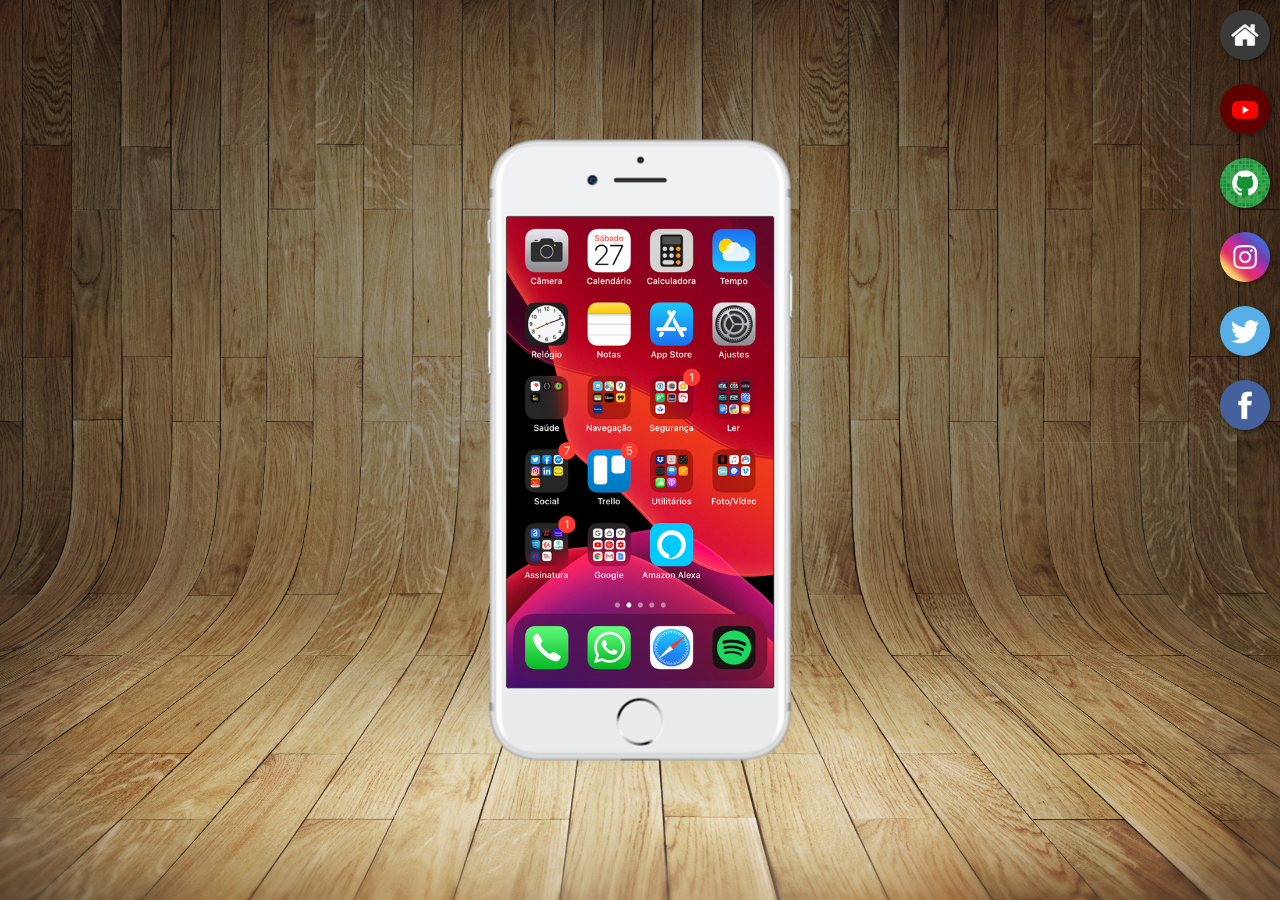
<file: index.html>
<!DOCTYPE html>
<html lang="pt-br">
<head>
    <meta charset="UTF-8">
    <meta name="viewport" content="width=device-width, initial-scale=1.0">

    <link rel="shortcut icon" href="favicon.ico" type="image/x-icon">

    <link rel="stylesheet" href="styles/style.css">
    <title>Projeto Redes Sociais</title>
</head>
<body>
    <section id="telefone">
        <iframe src="home.html" name="tela" id="tela" frameborder="0">
            Seu navegador não é compatível com isso.
        </iframe>
    </section>
    <section id="redes-sociais">
        <a href="home.html" target="tela"><img src="imagens/logo-home.jpg" alt="home"></a><br>
        <a href="youtube.html" target="tela"><img src="imagens/logo-youtube.jpg" alt="YouTube"></a><br>
        <a href="github.html" target="tela"><img src="imagens/logo-github.jpg" alt="GitHub"></a><br>
        <a href="instagram.html" target="tela"><img src="imagens/logo-instagram.jpg" alt="Instagram"></a><br>
        <a href="twitter.html" target="tela"><img src="imagens/logo-twitter.jpg" alt="Twitter"></a><br>
        <a href="facebook.html" target="tela"><img src="imagens/logo-facebook.jpg" alt="Facebook"></a>
    </section>
</body>
</html>
</file>
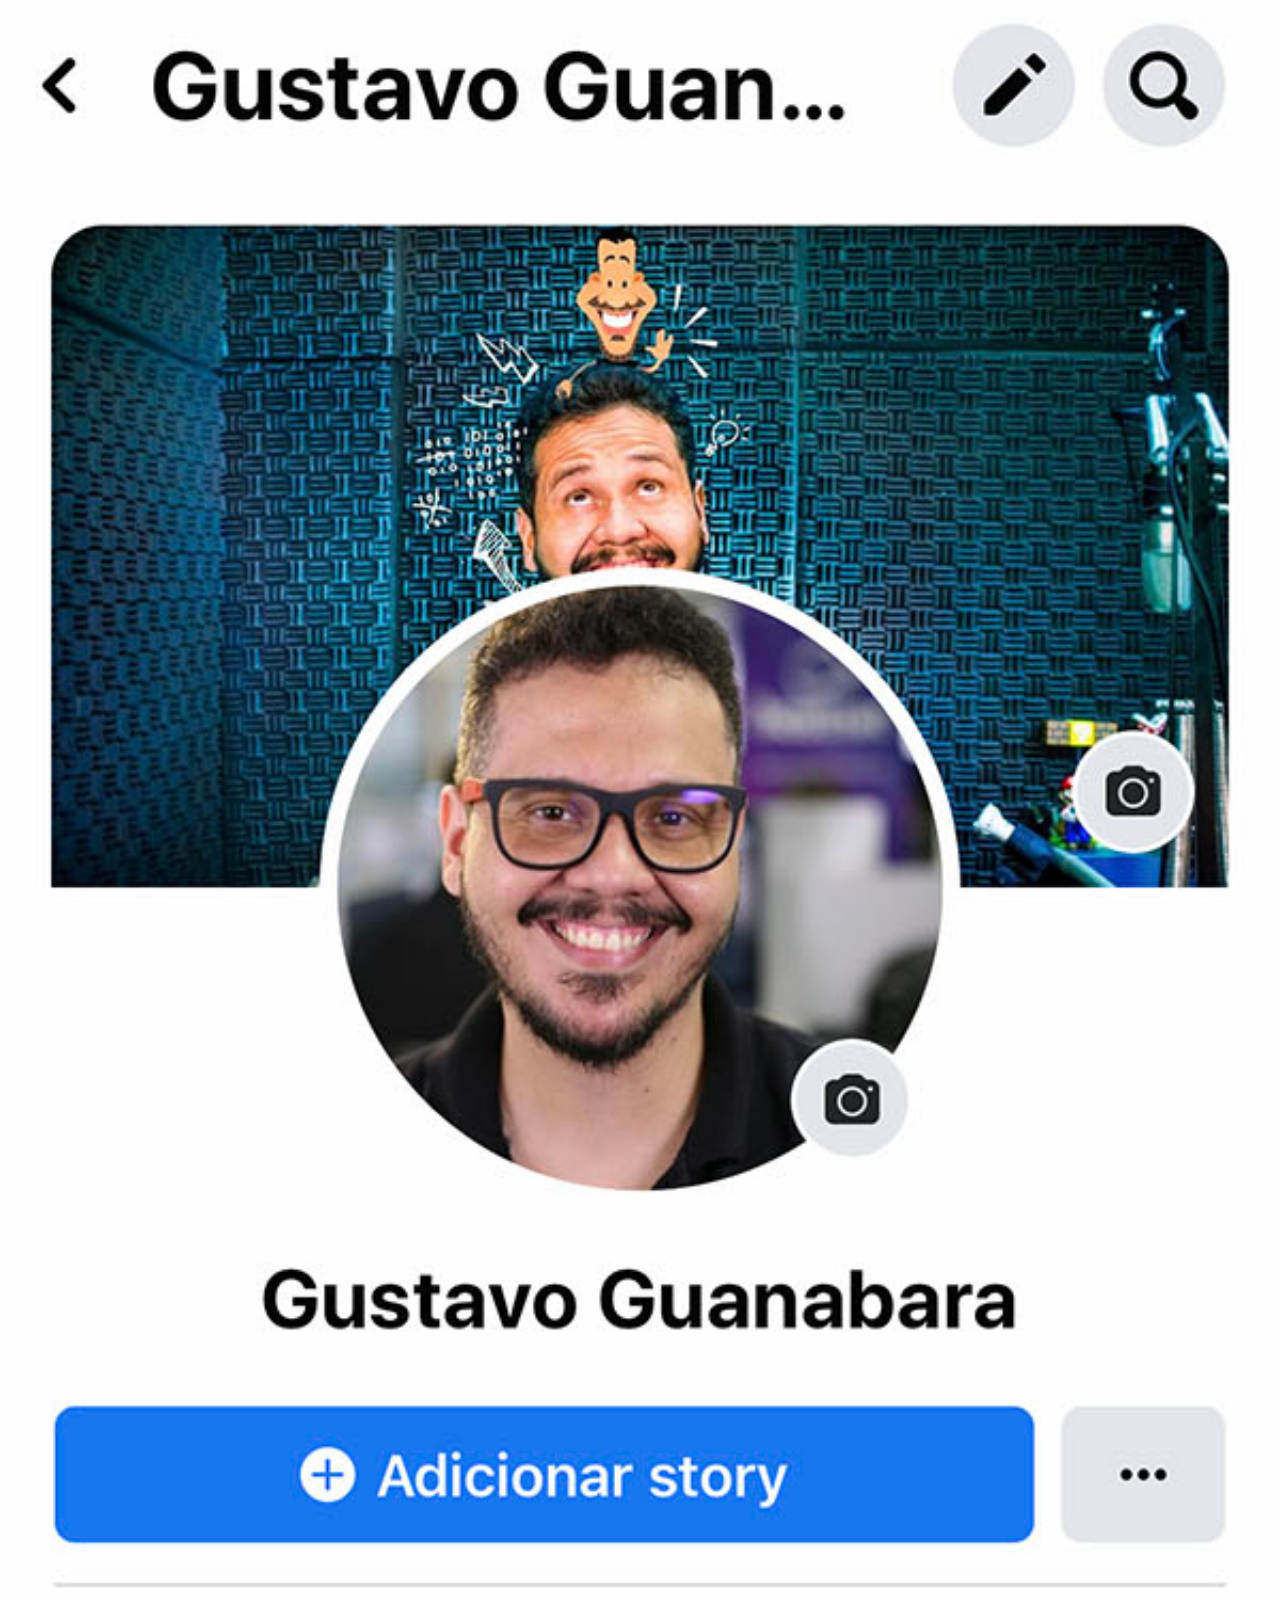
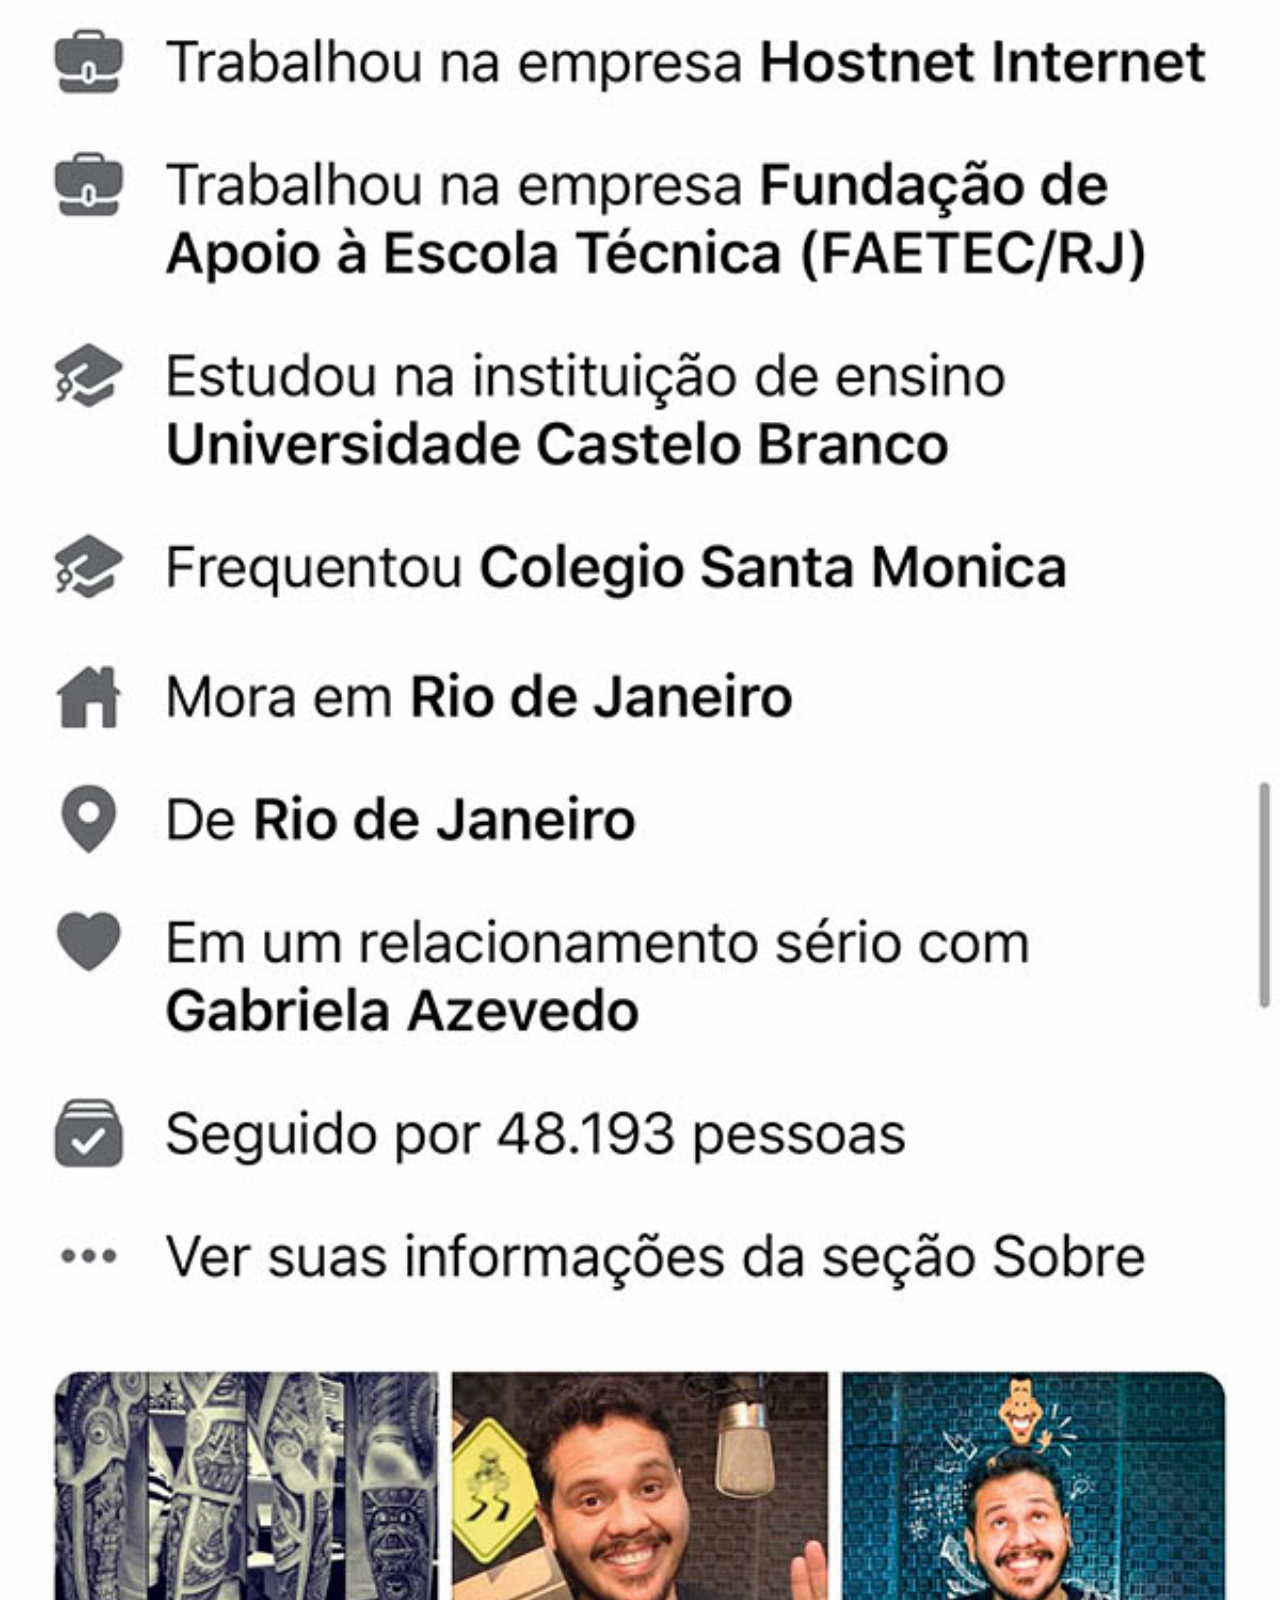
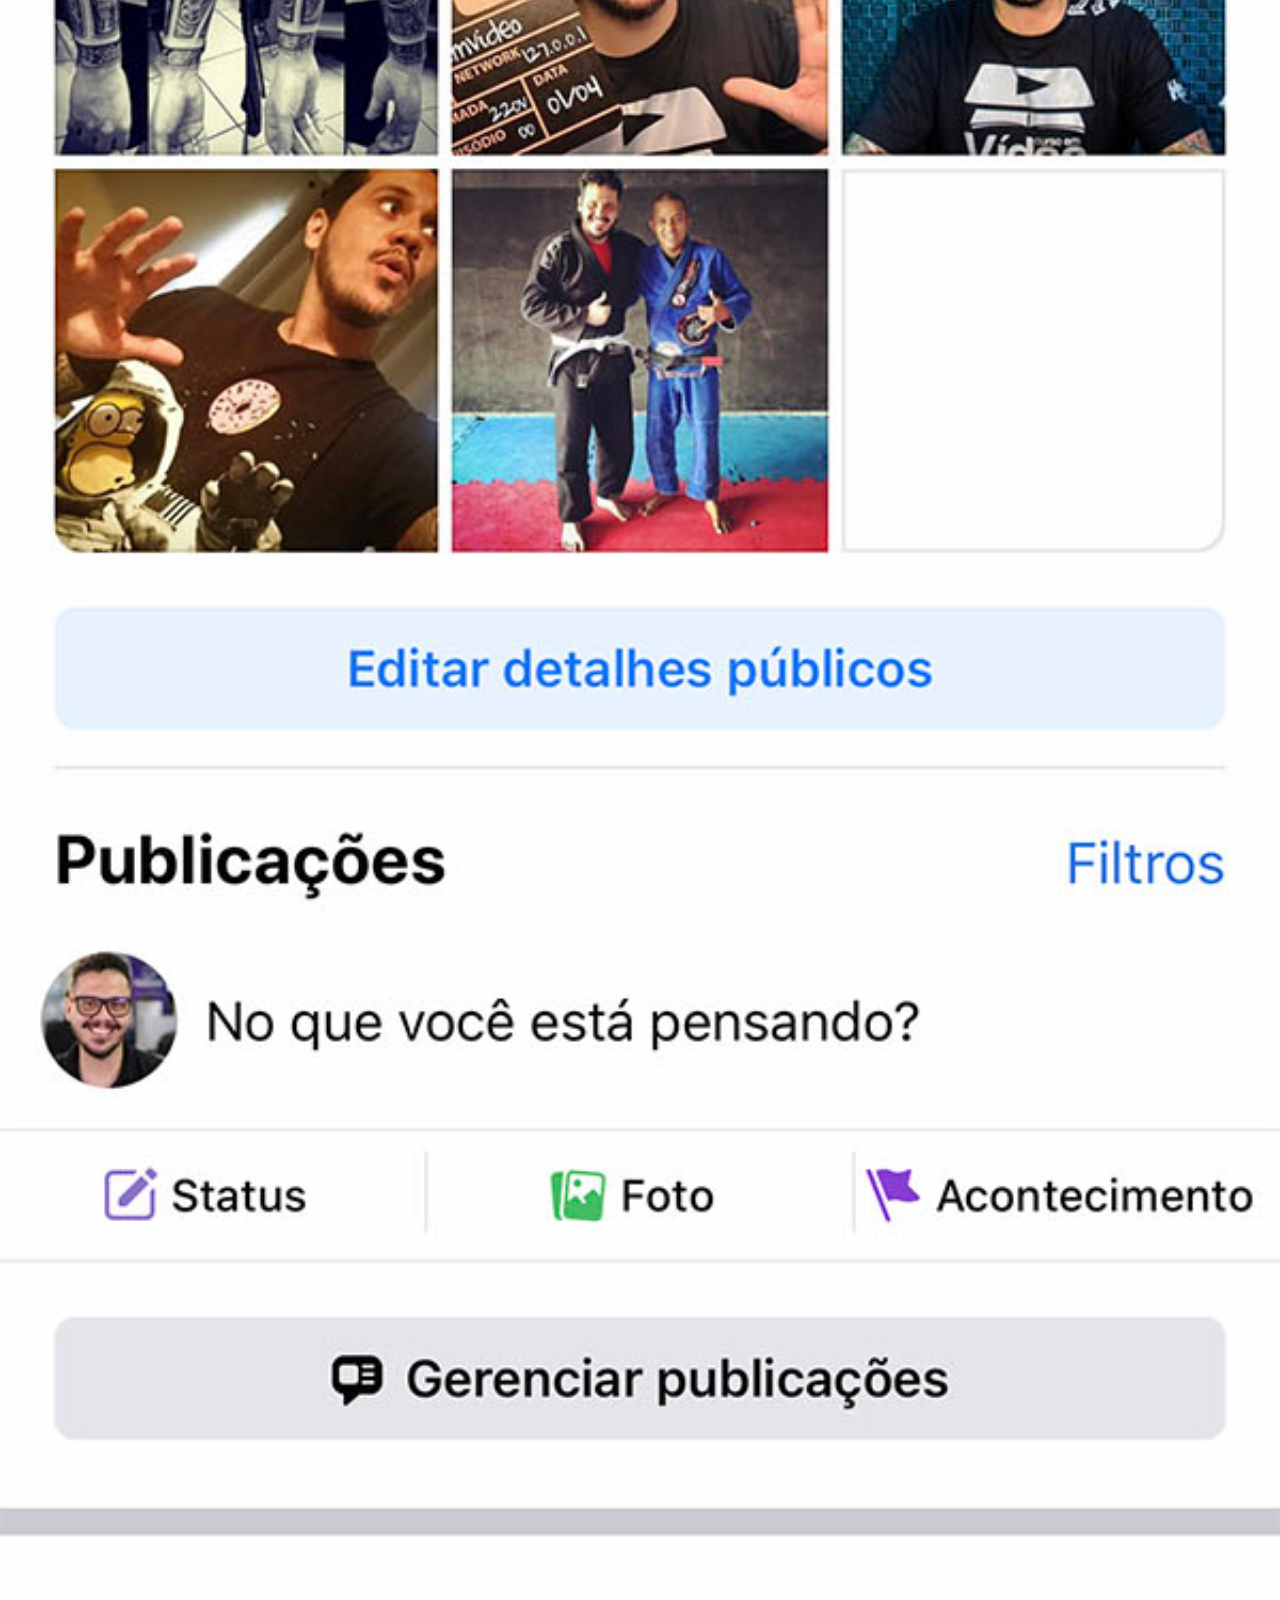
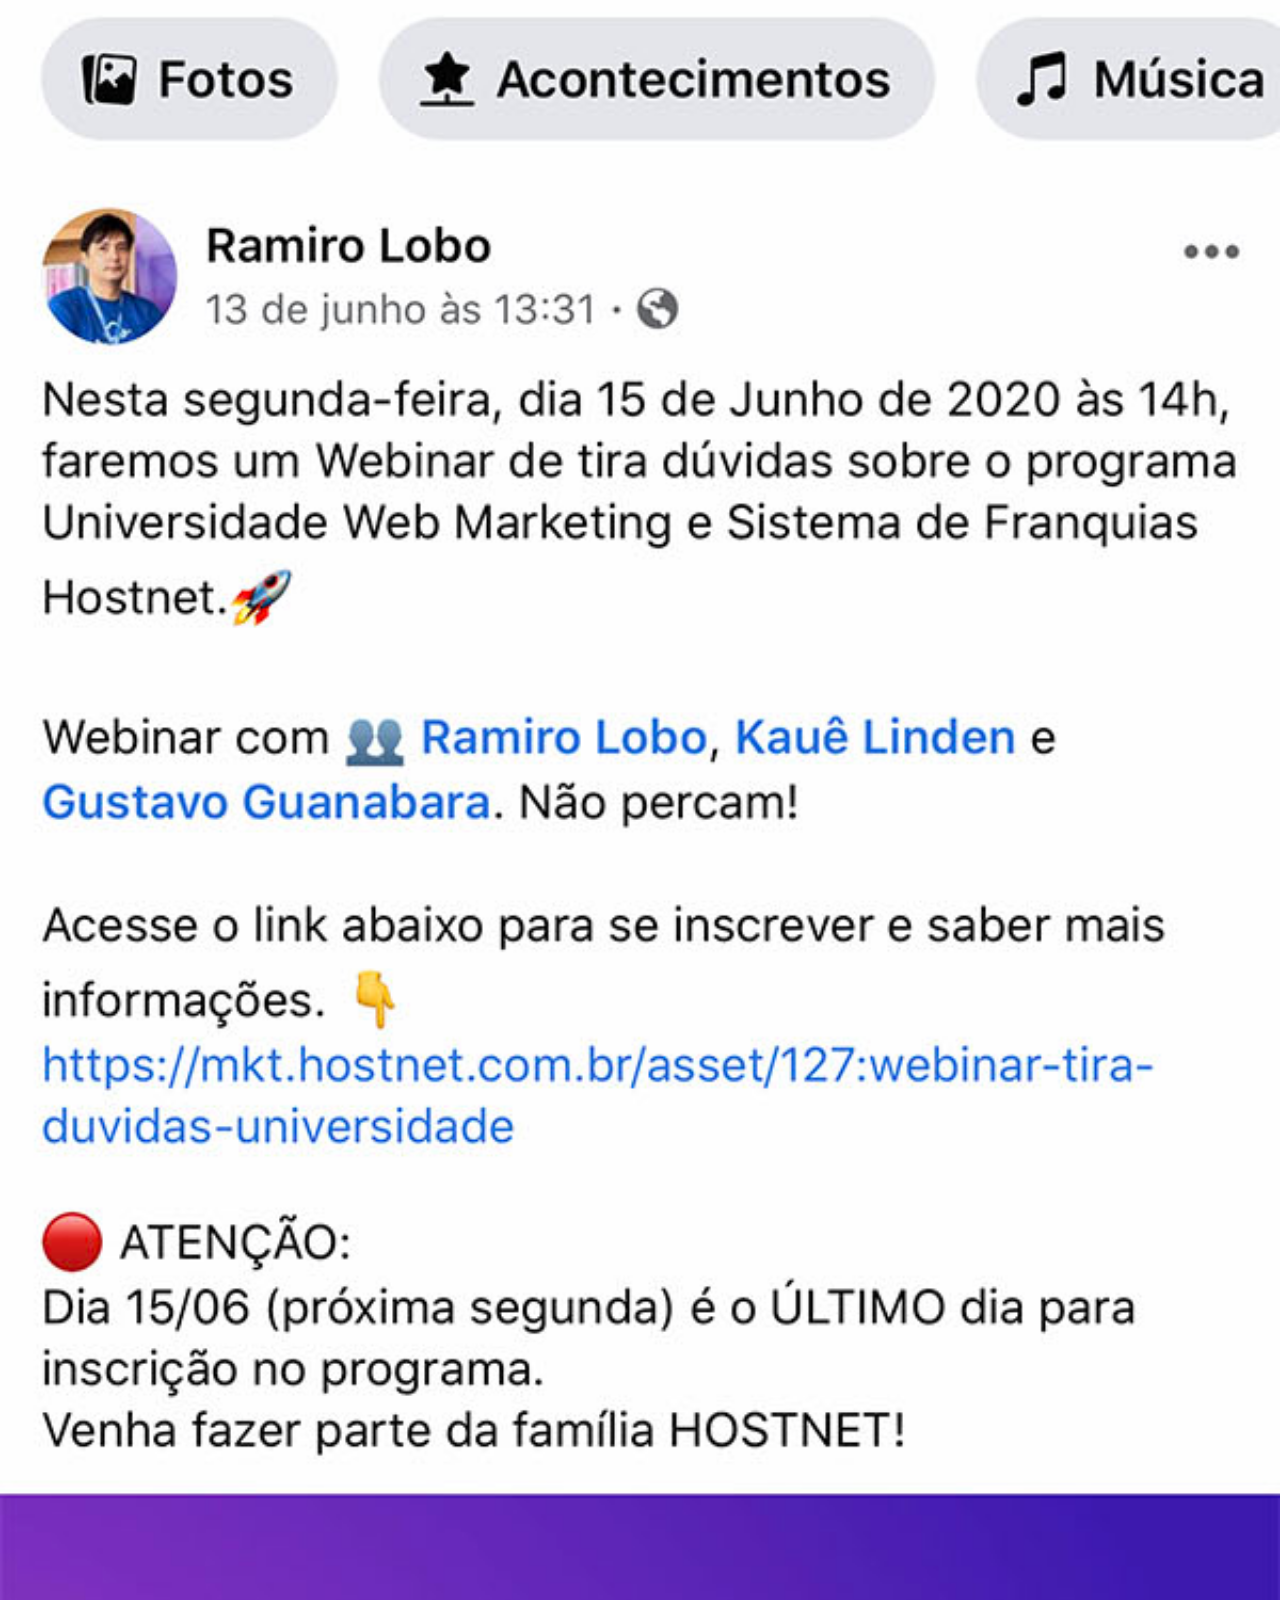
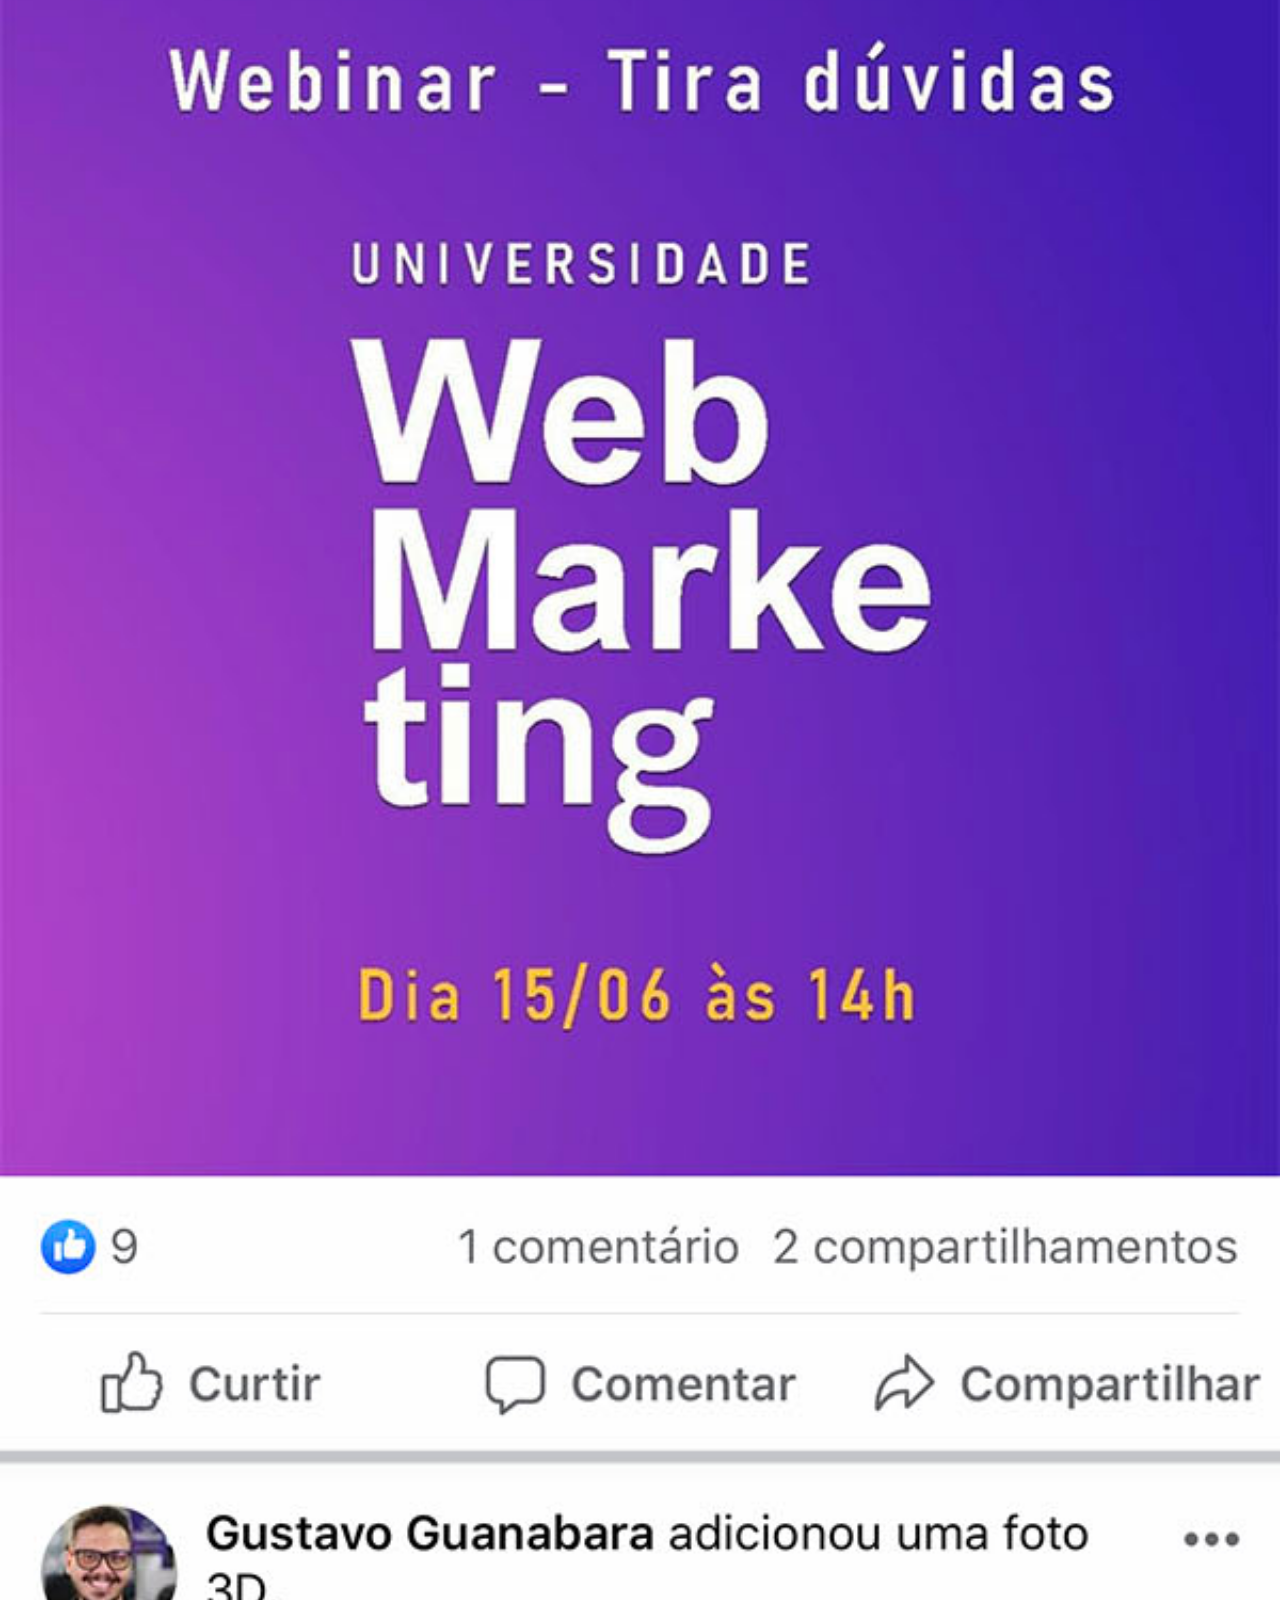
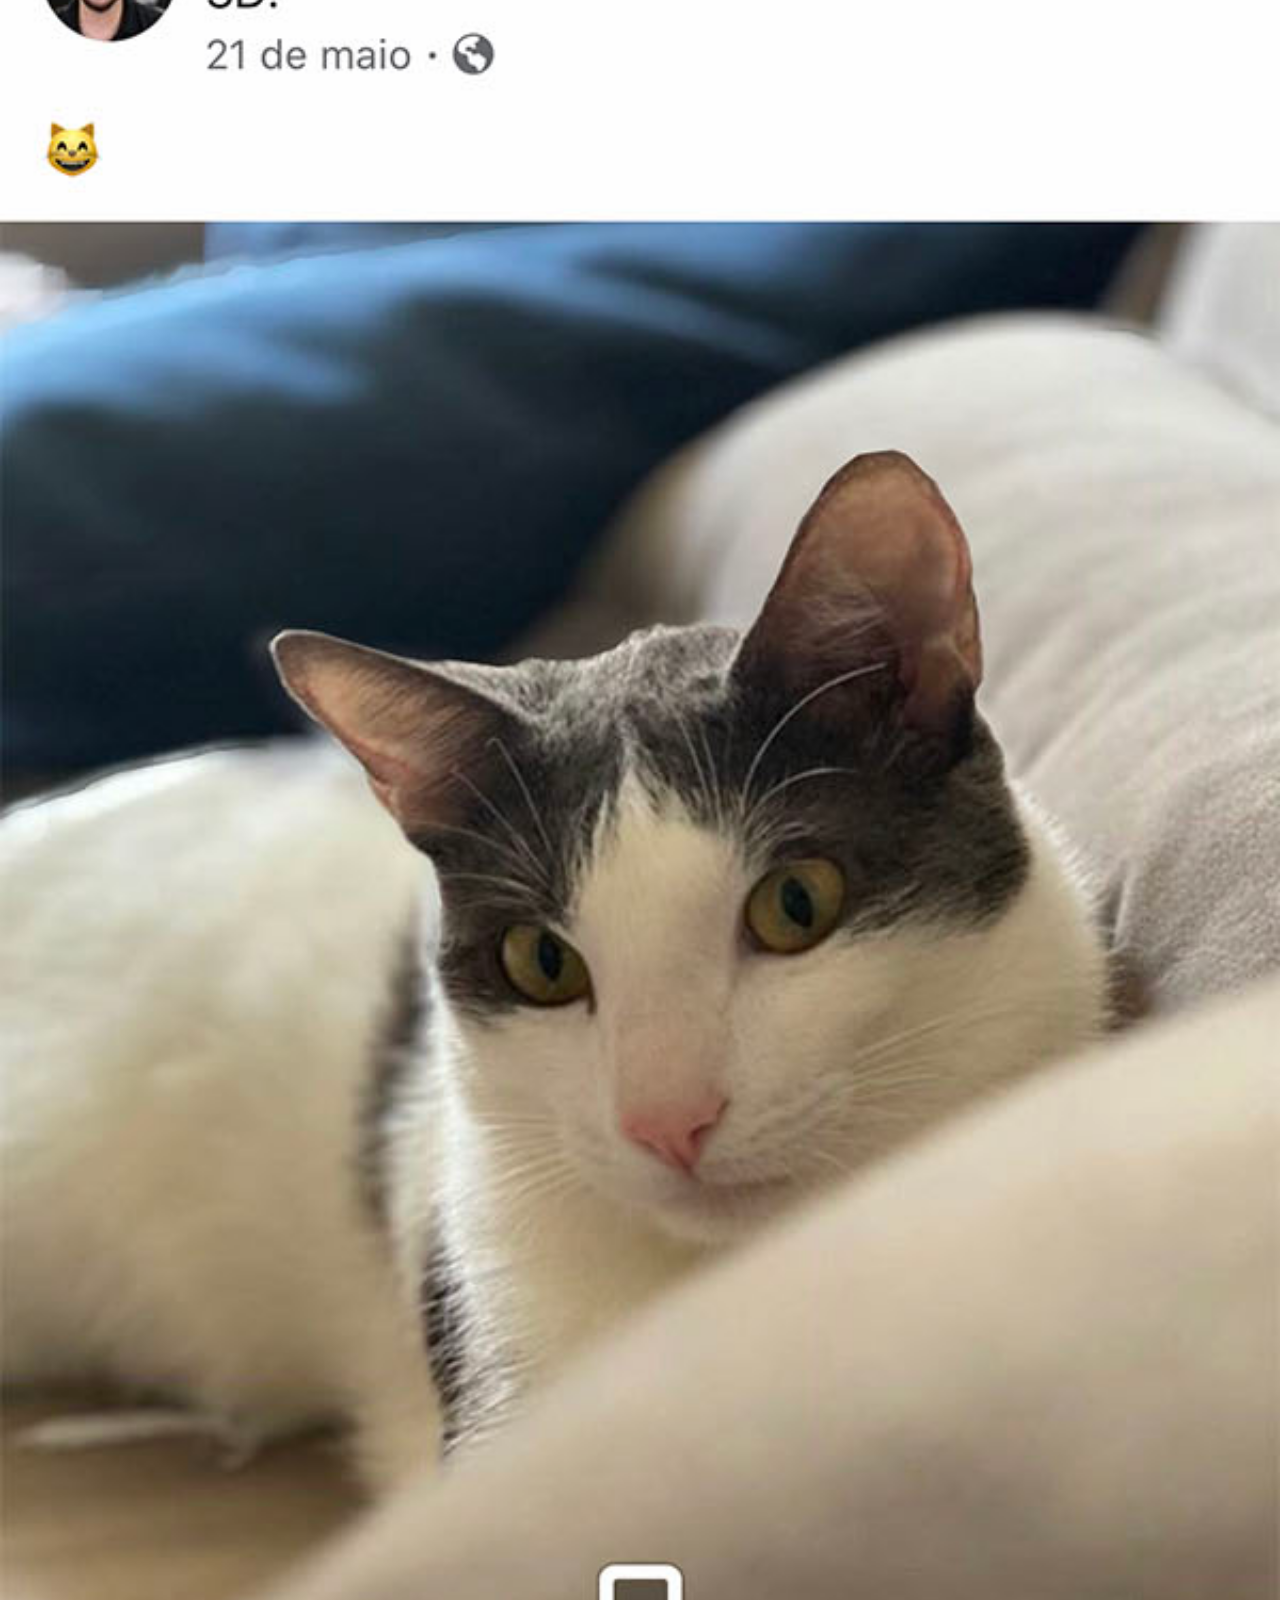
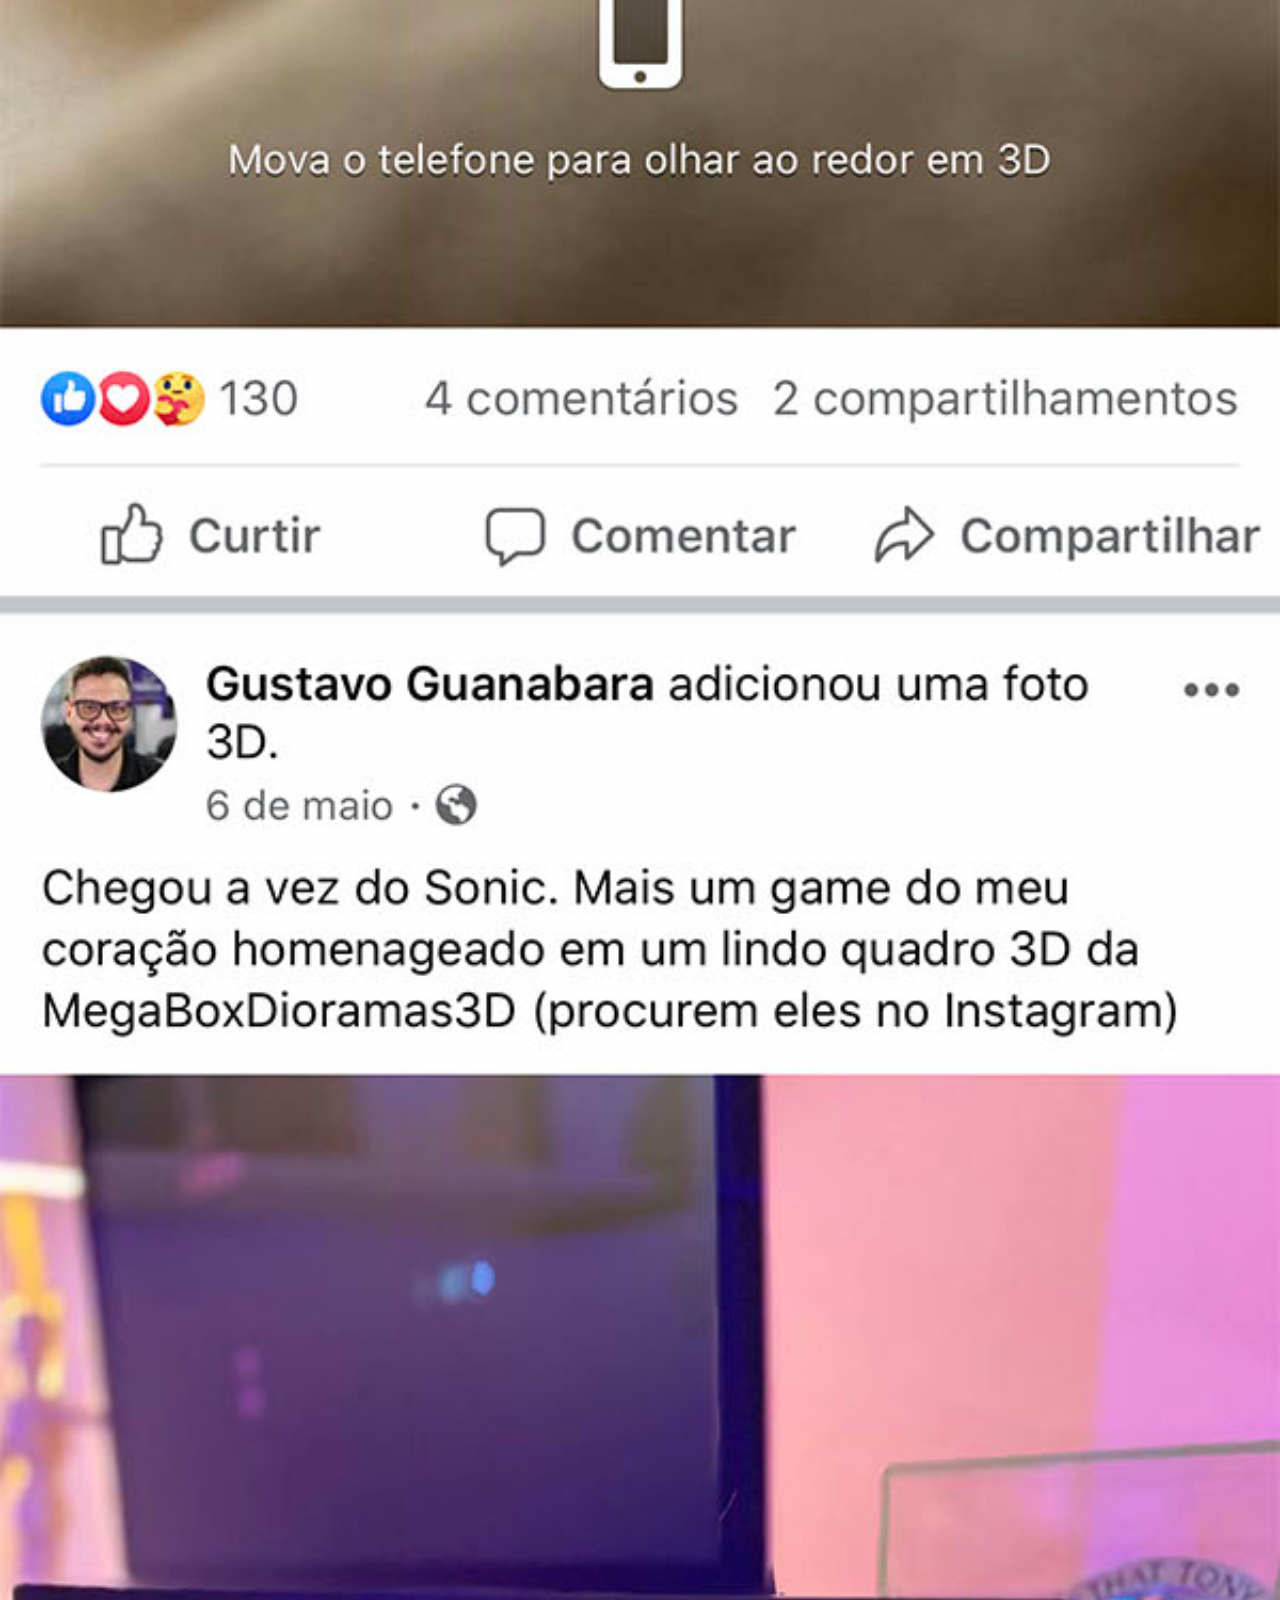
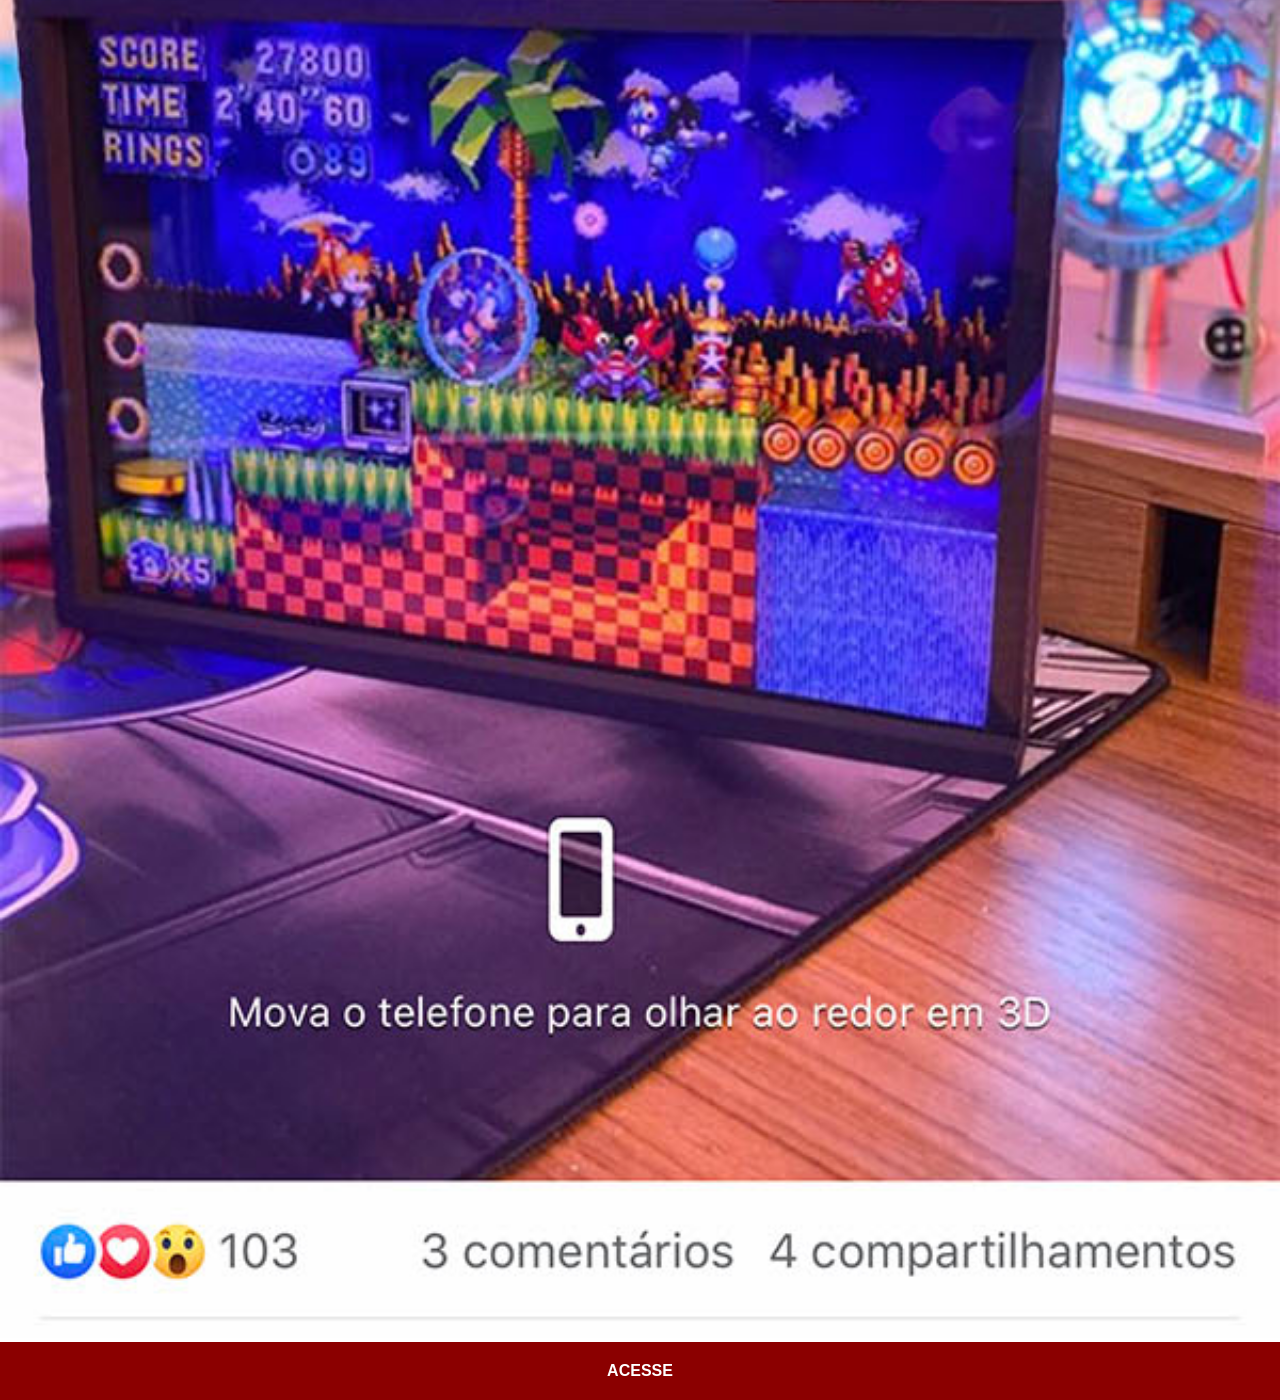
<file: facebook.html>
<!DOCTYPE html>
<html lang="pt-br">
<head>
    <meta charset="UTF-8">
    <meta name="viewport" content="width=device-width, initial-scale=1.0">
    <title>Facebook</title>
    <link rel="stylesheet" href="styles/socials.css">
</head>
<body>
    <img src="imagens/tela-facebook.jpg" alt="Facebook">
    <a href="https://www.facebook.com/gustavoguanabara" target="_blank">ACESSE</a>
</body>
</html>
</file>
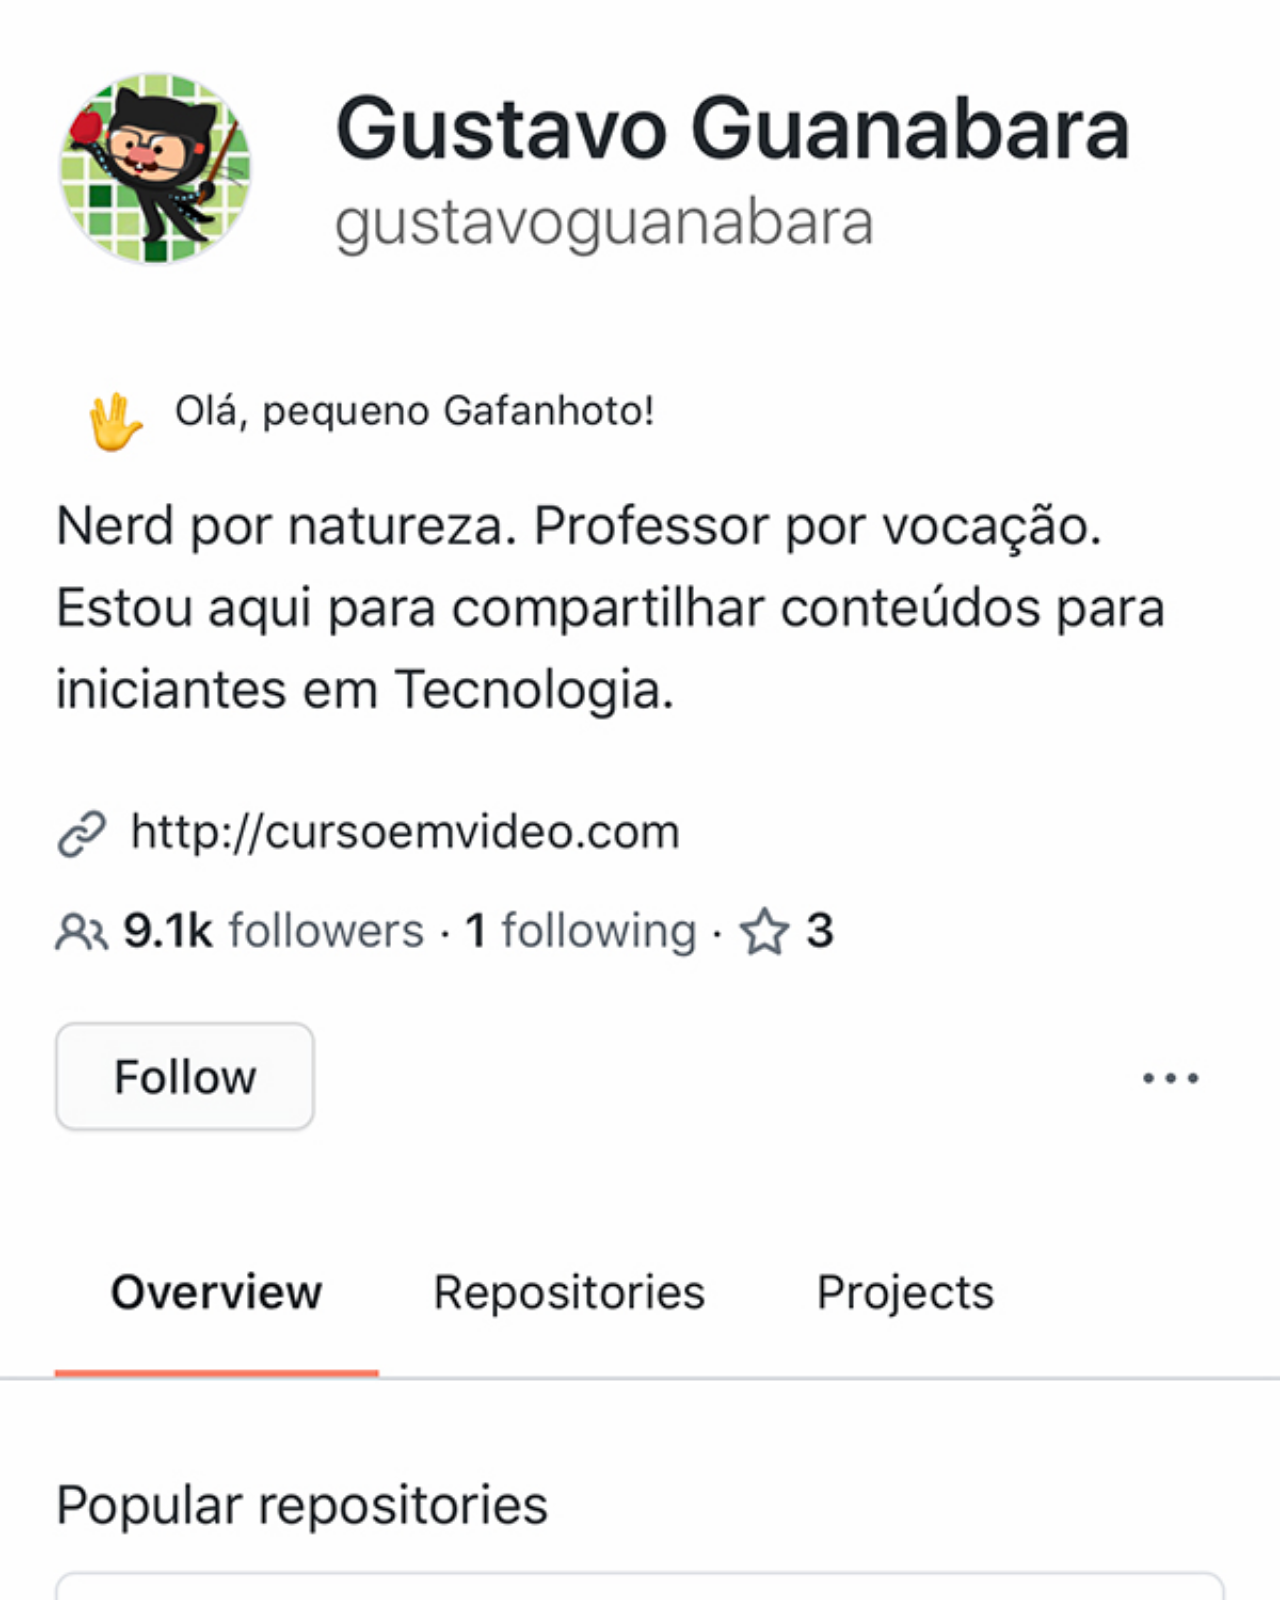
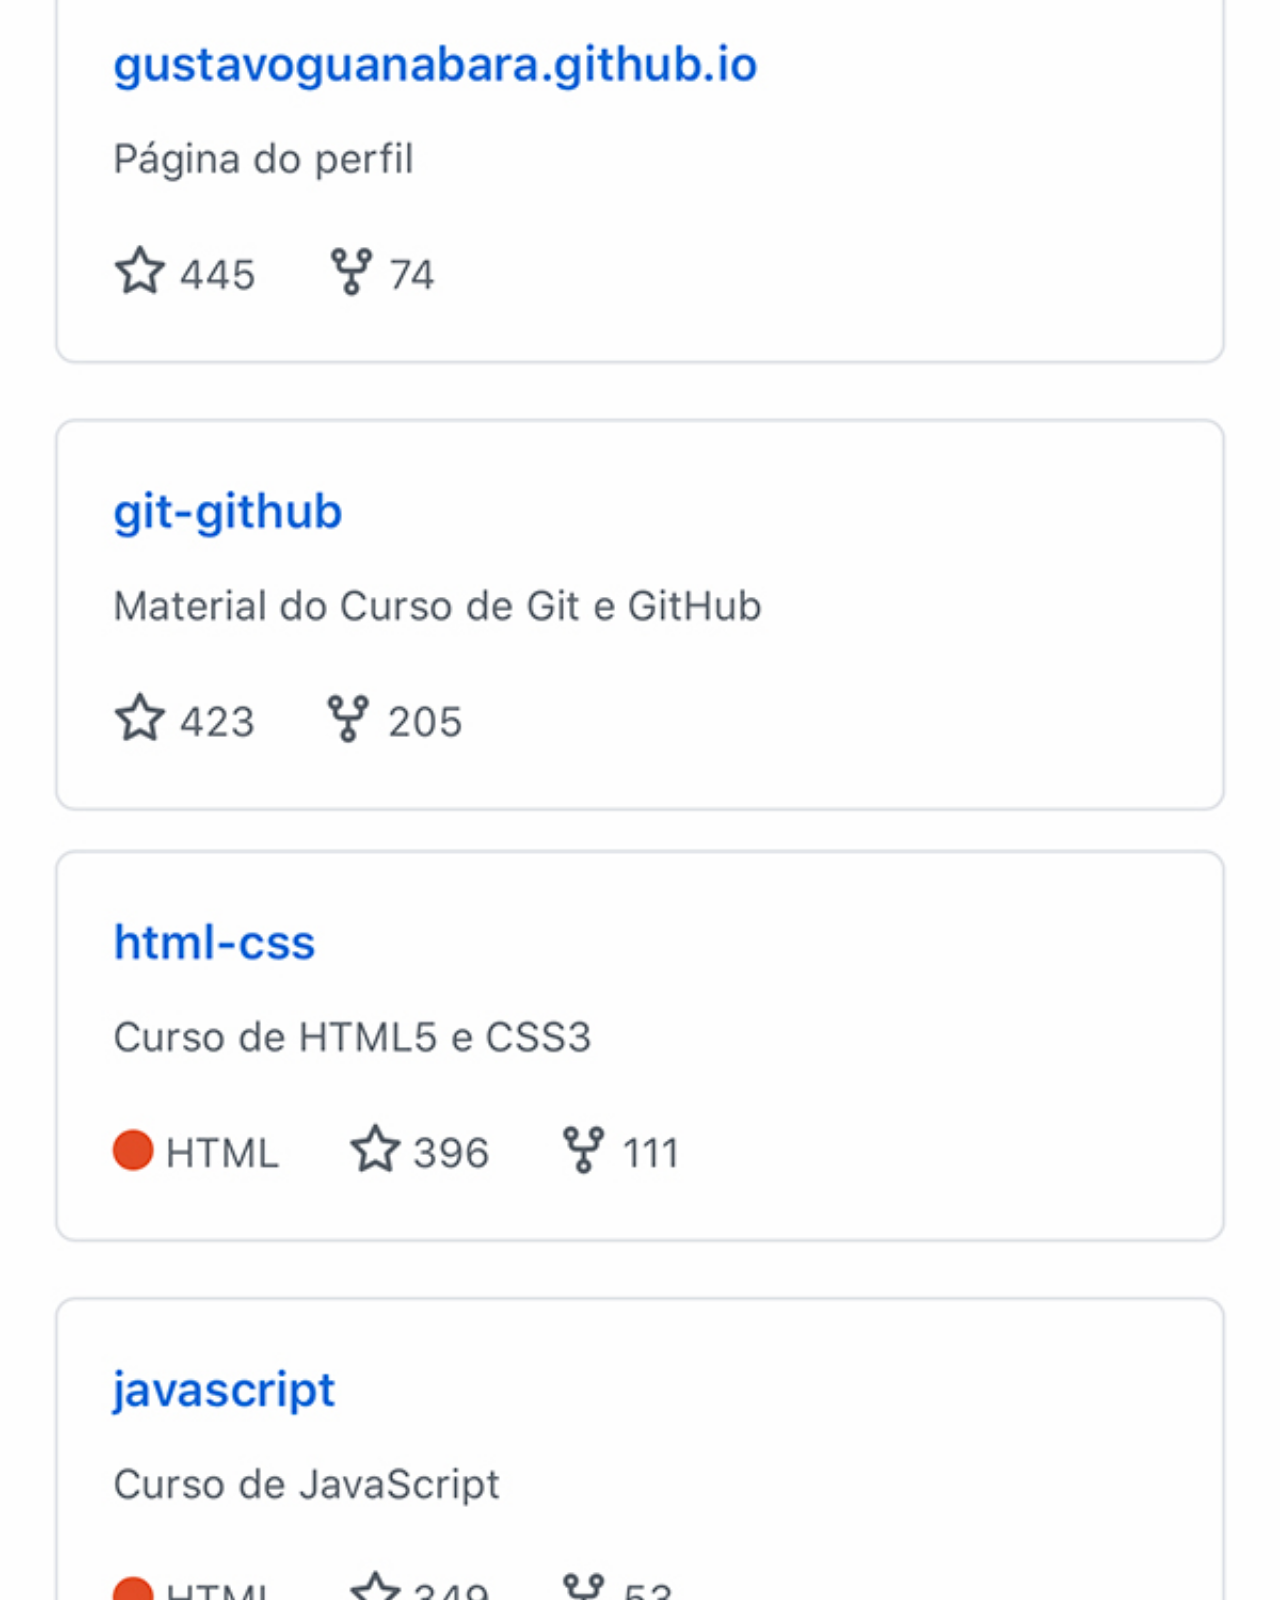
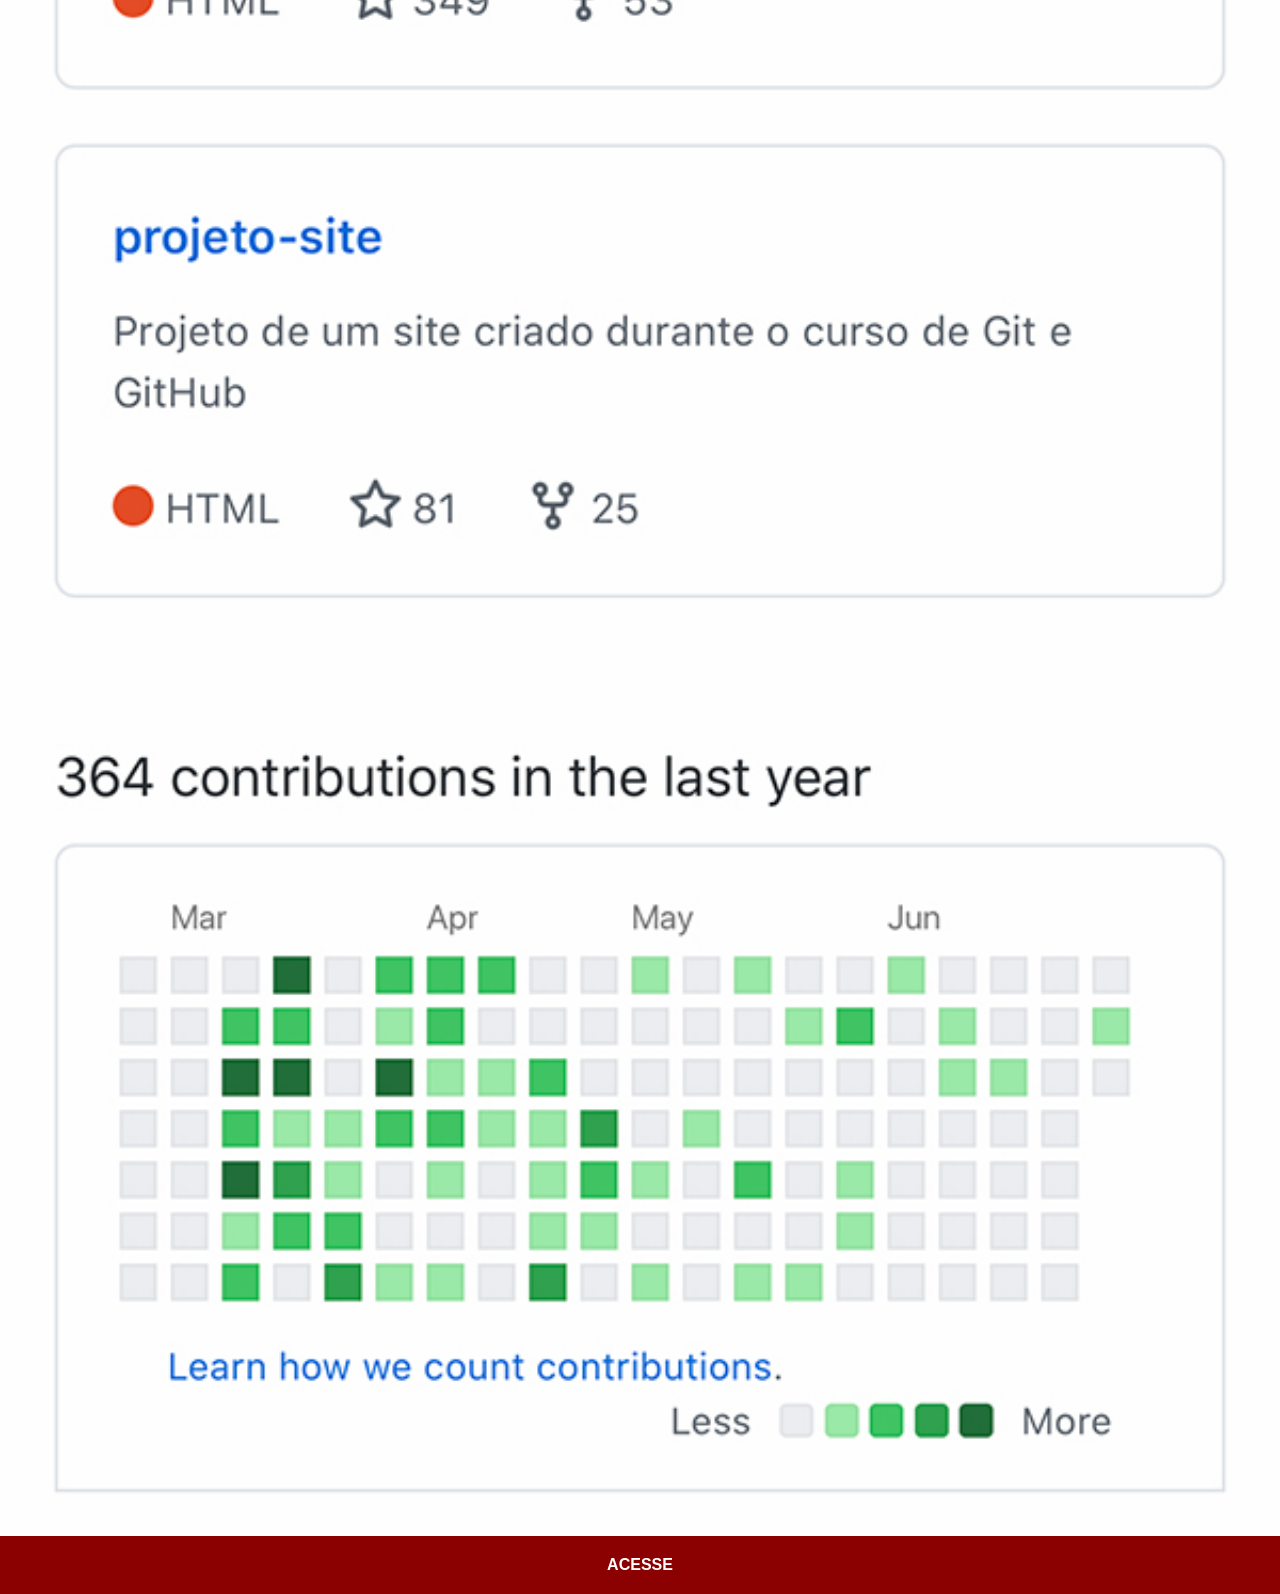
<file: github.html>
<!DOCTYPE html>
<html lang="pt-br">
<head>
    <meta charset="UTF-8">
    <meta name="viewport" content="width=device-width, initial-scale=1.0">
    <title>GitHub</title>
    <link rel="stylesheet" href="styles/socials.css">
</head>
<body>
    <img src="imagens/tela-github.jpg" alt="GitHub">
    <a href="https://github.com/gustavoguanabara" target="_blank">ACESSE</a>
</body>
</html>
</file>
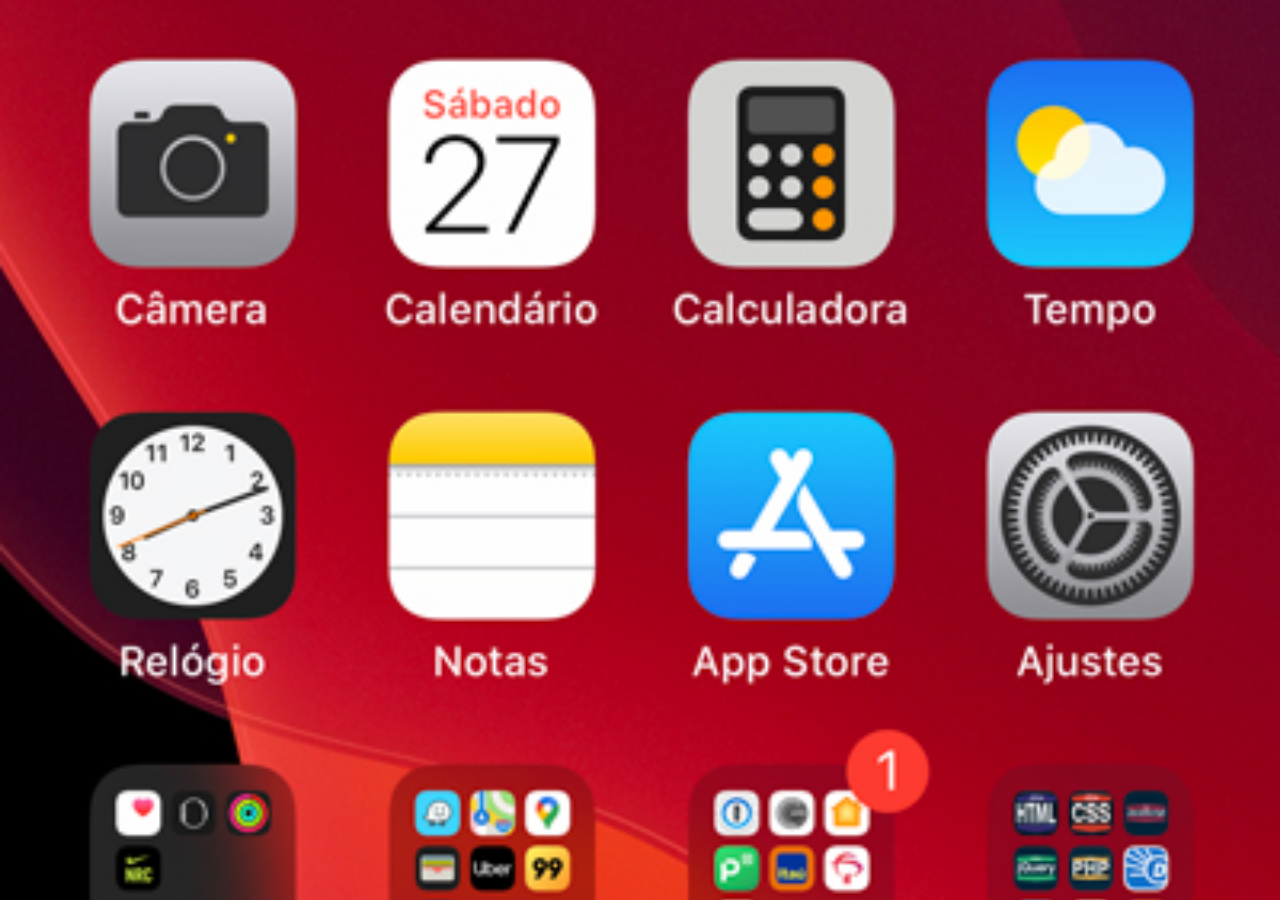
<file: home.html>
<!DOCTYPE html>
<html lang="pt-br">
<head>
    <meta charset="UTF-8">
    <meta name="viewport" content="width=device-width, initial-scale=1.0">
    <title>Home</title>

    <style>
        * {
            margin: 0;
            padding: 0;
        }

        body {
            width: 100vw;
            height: 100vh;
            background: black url('imagens/tela-home.jpg') no-repeat top center;
            background-size: cover;
        }
    </style>
</head>
<body>
    
</body>
</html>
</file>
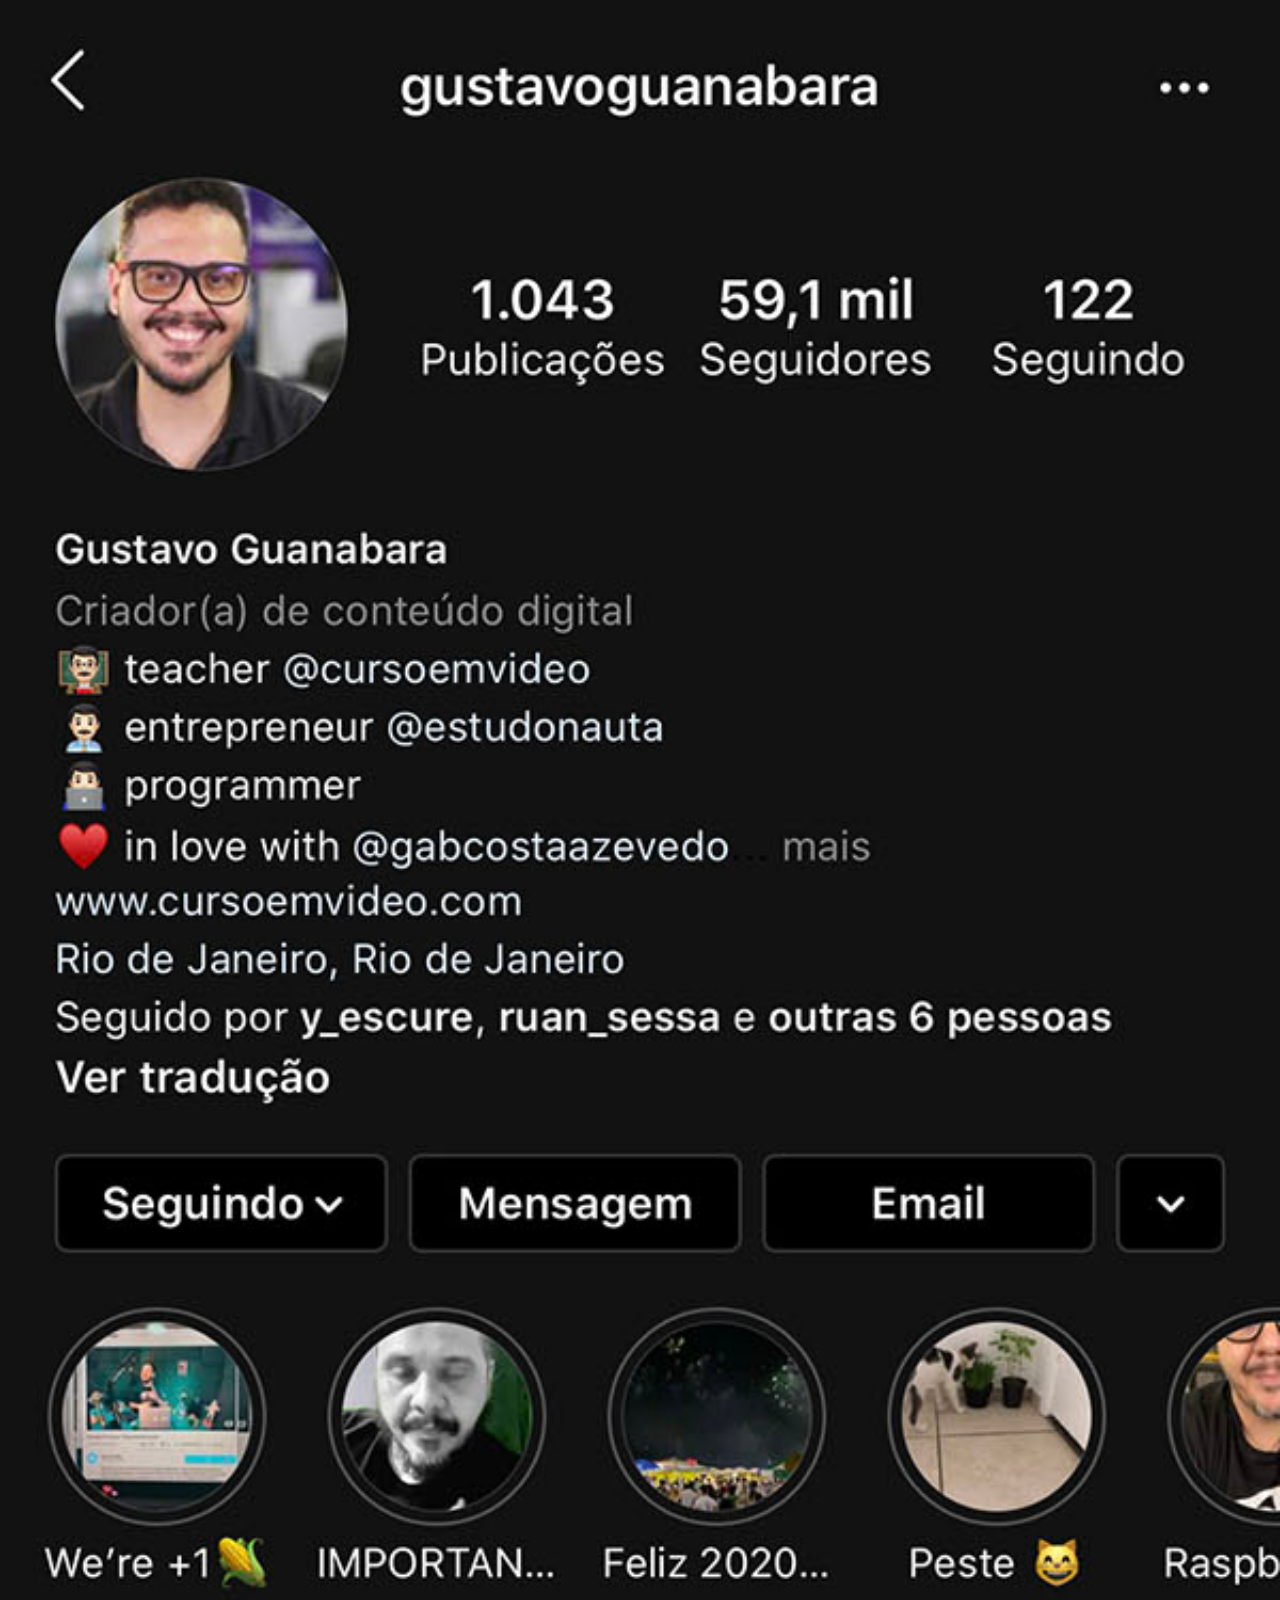
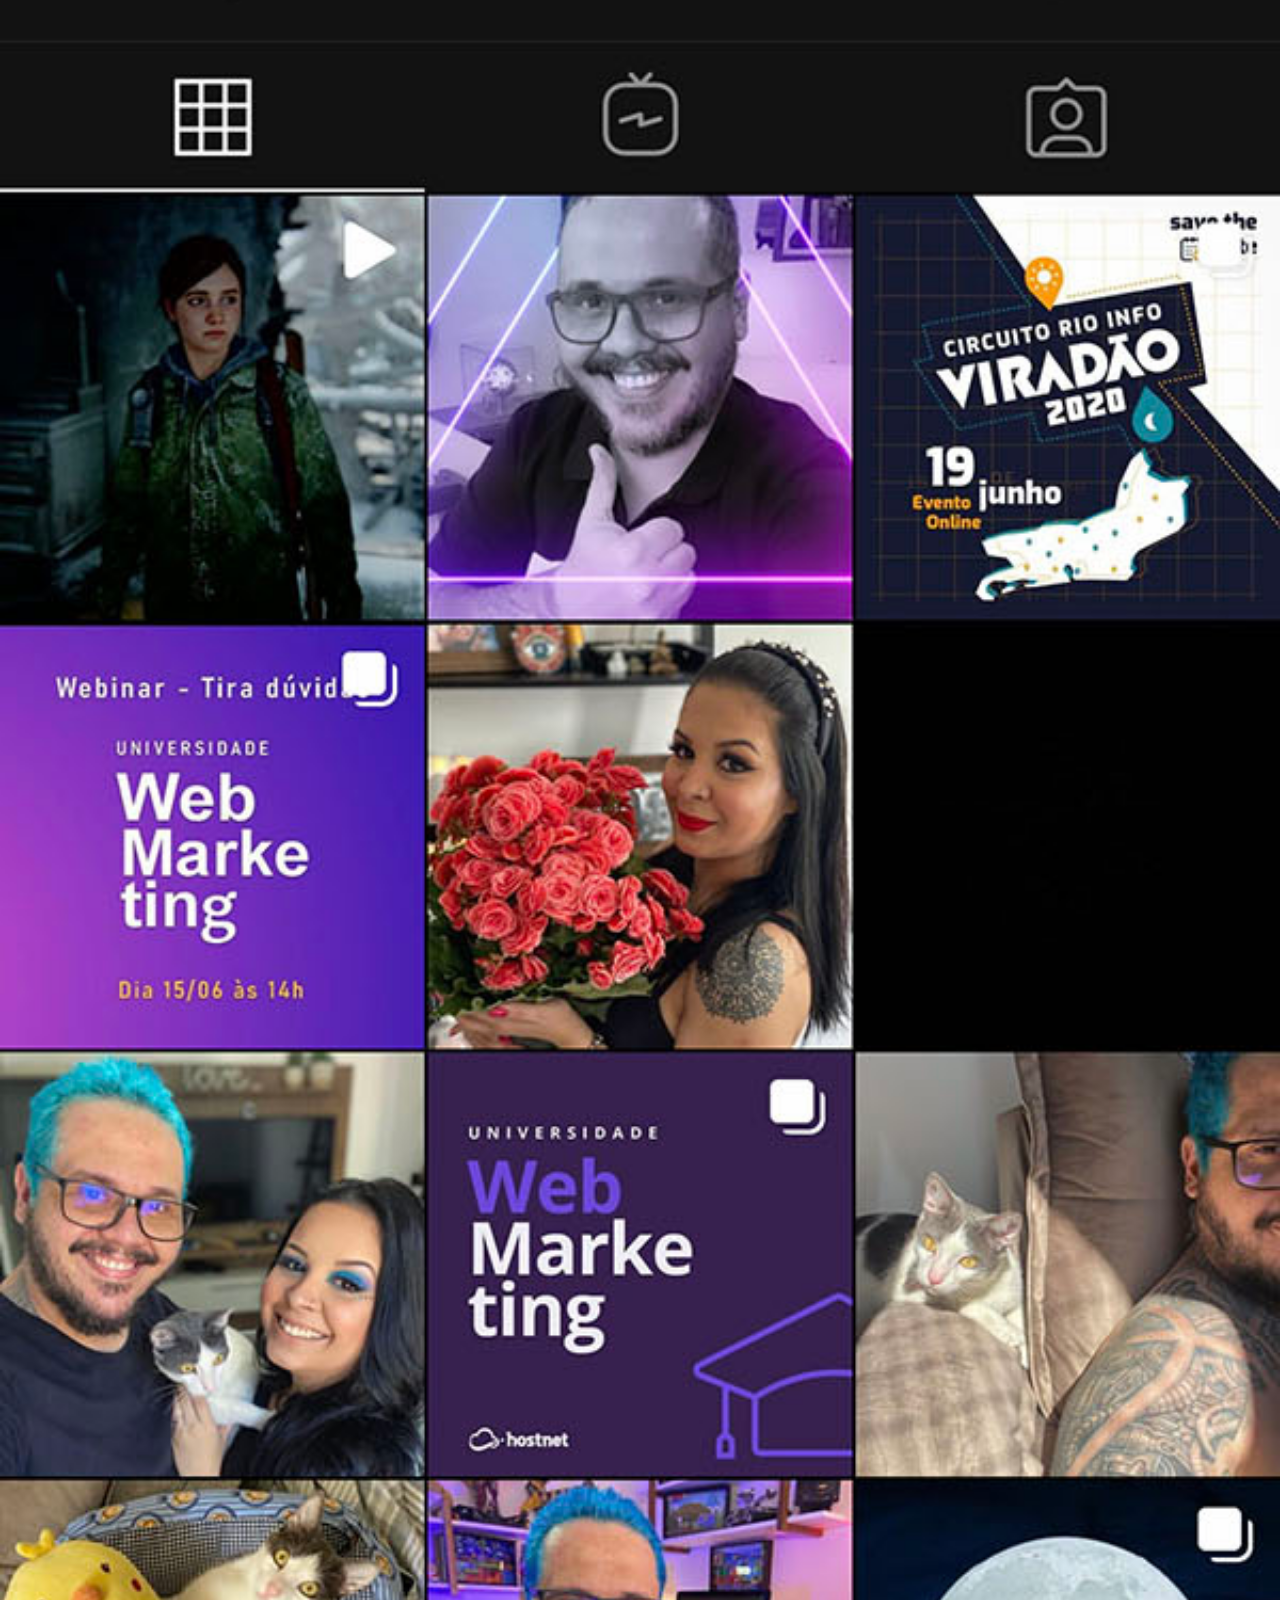
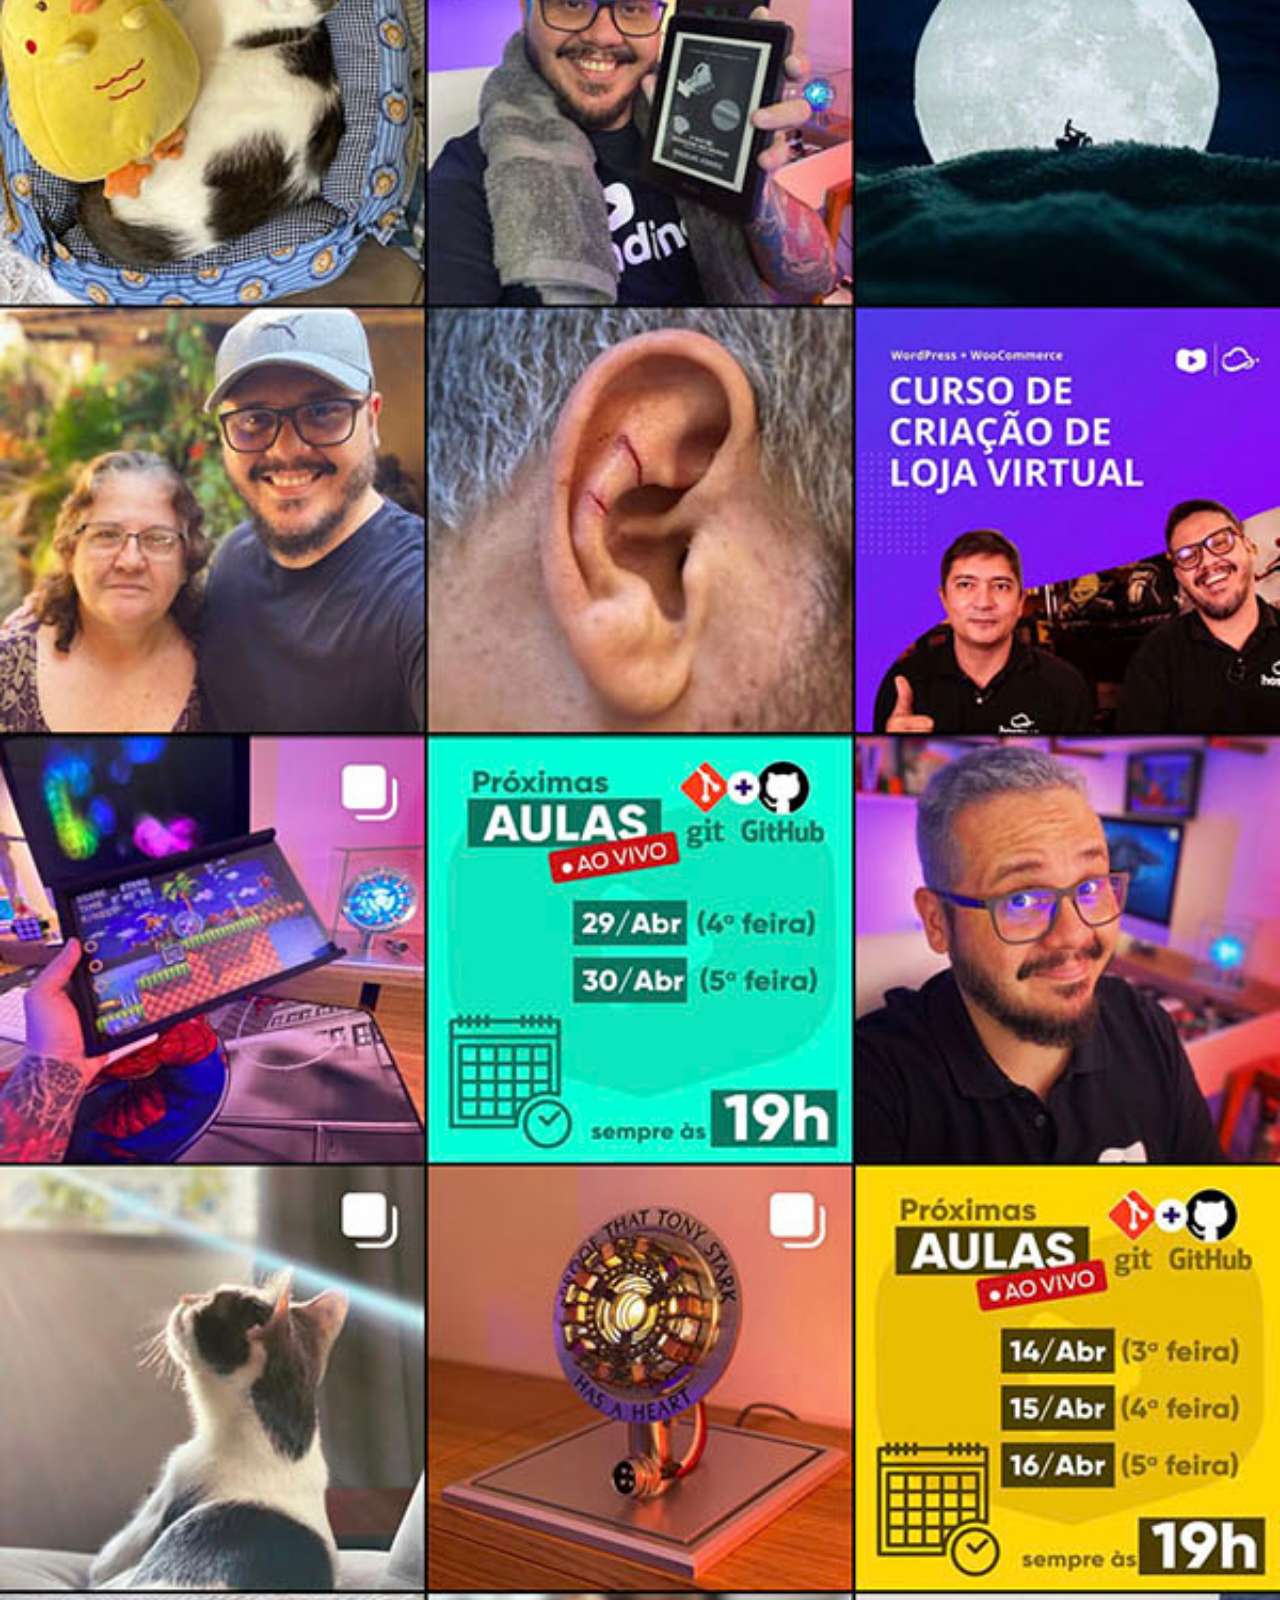
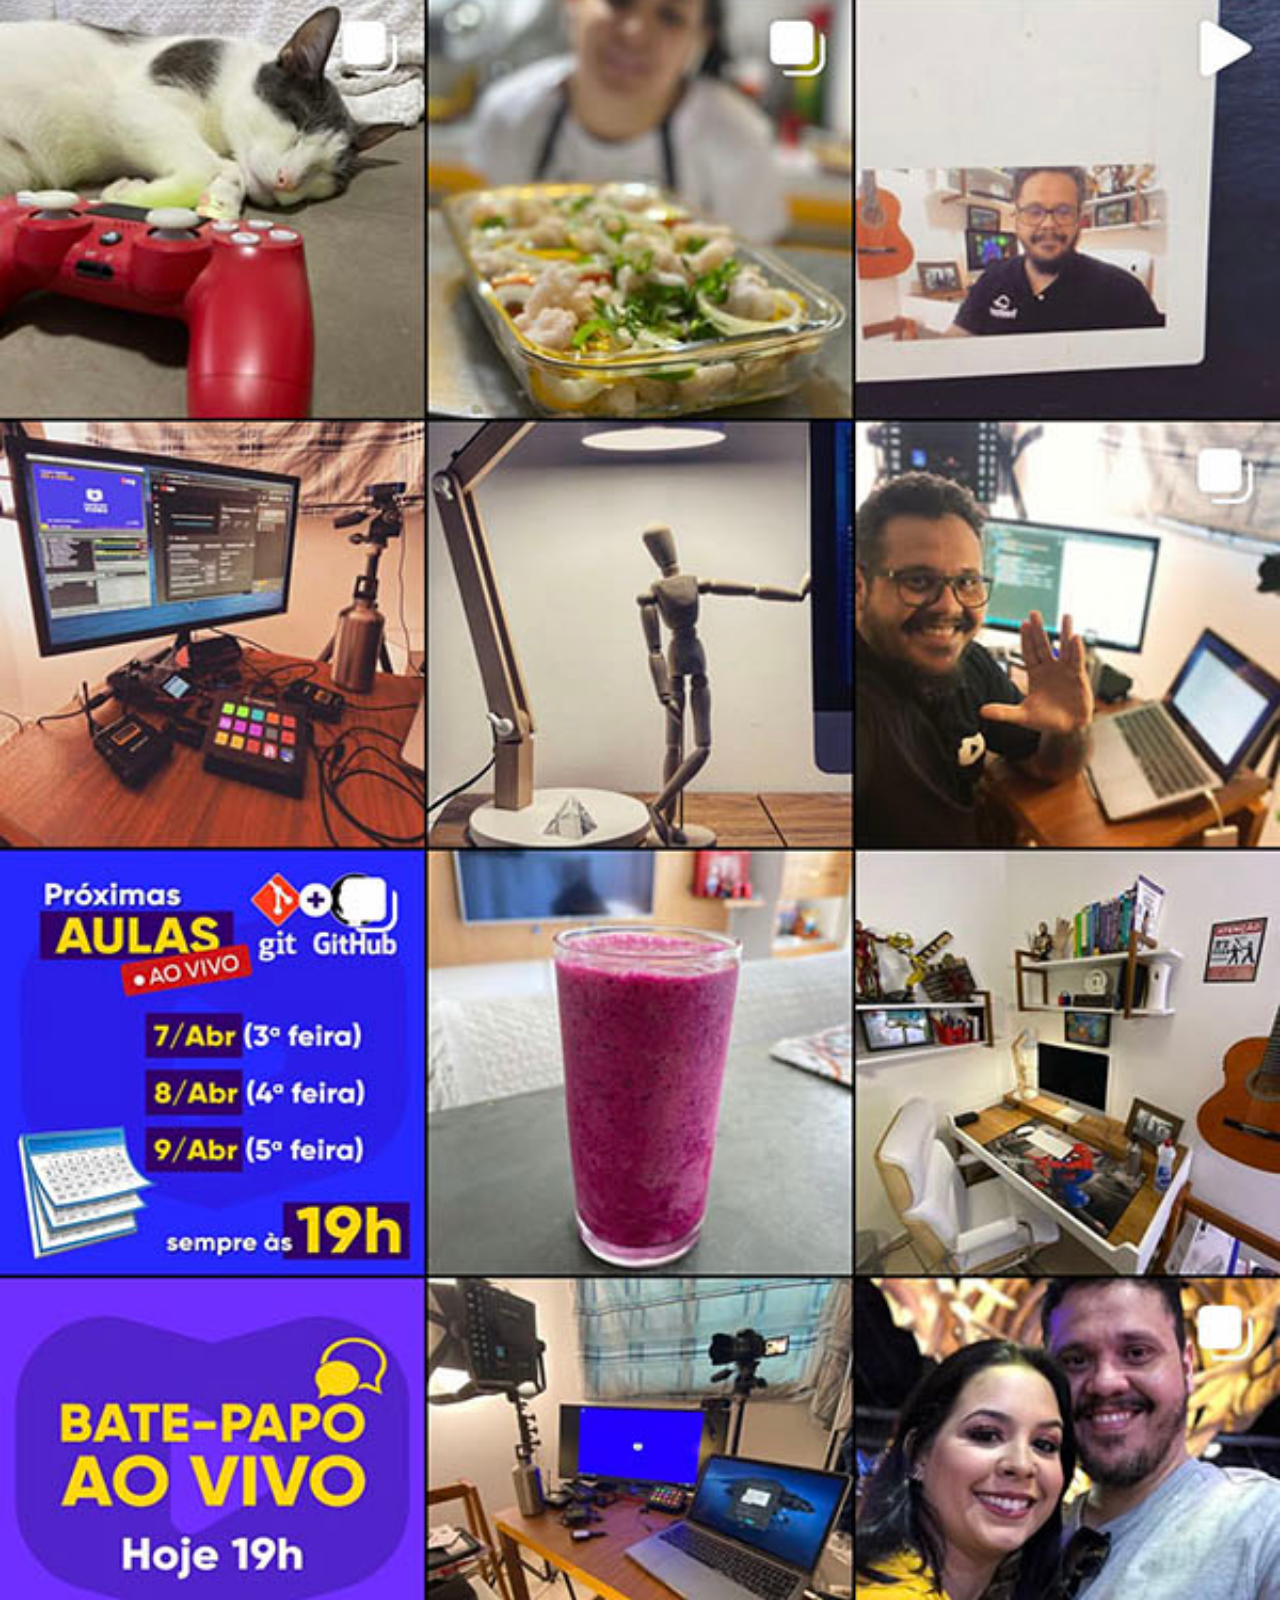
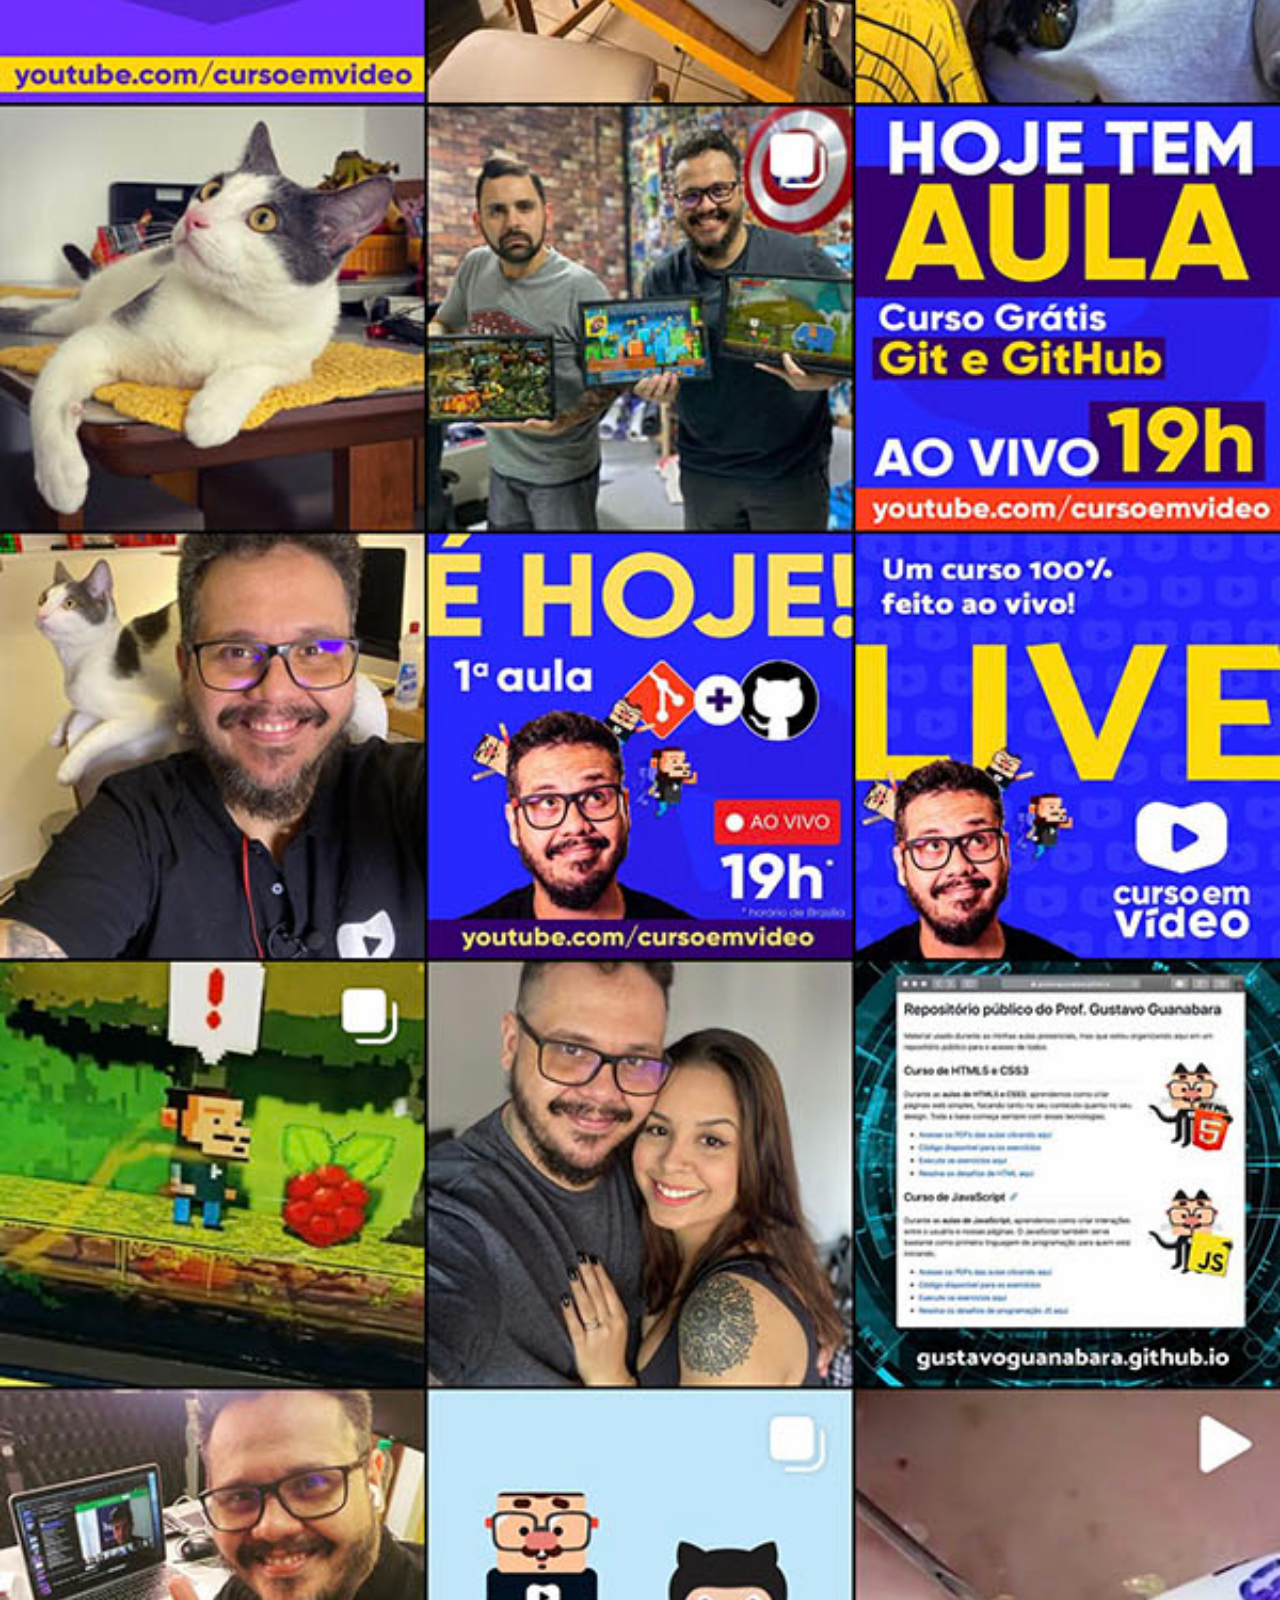
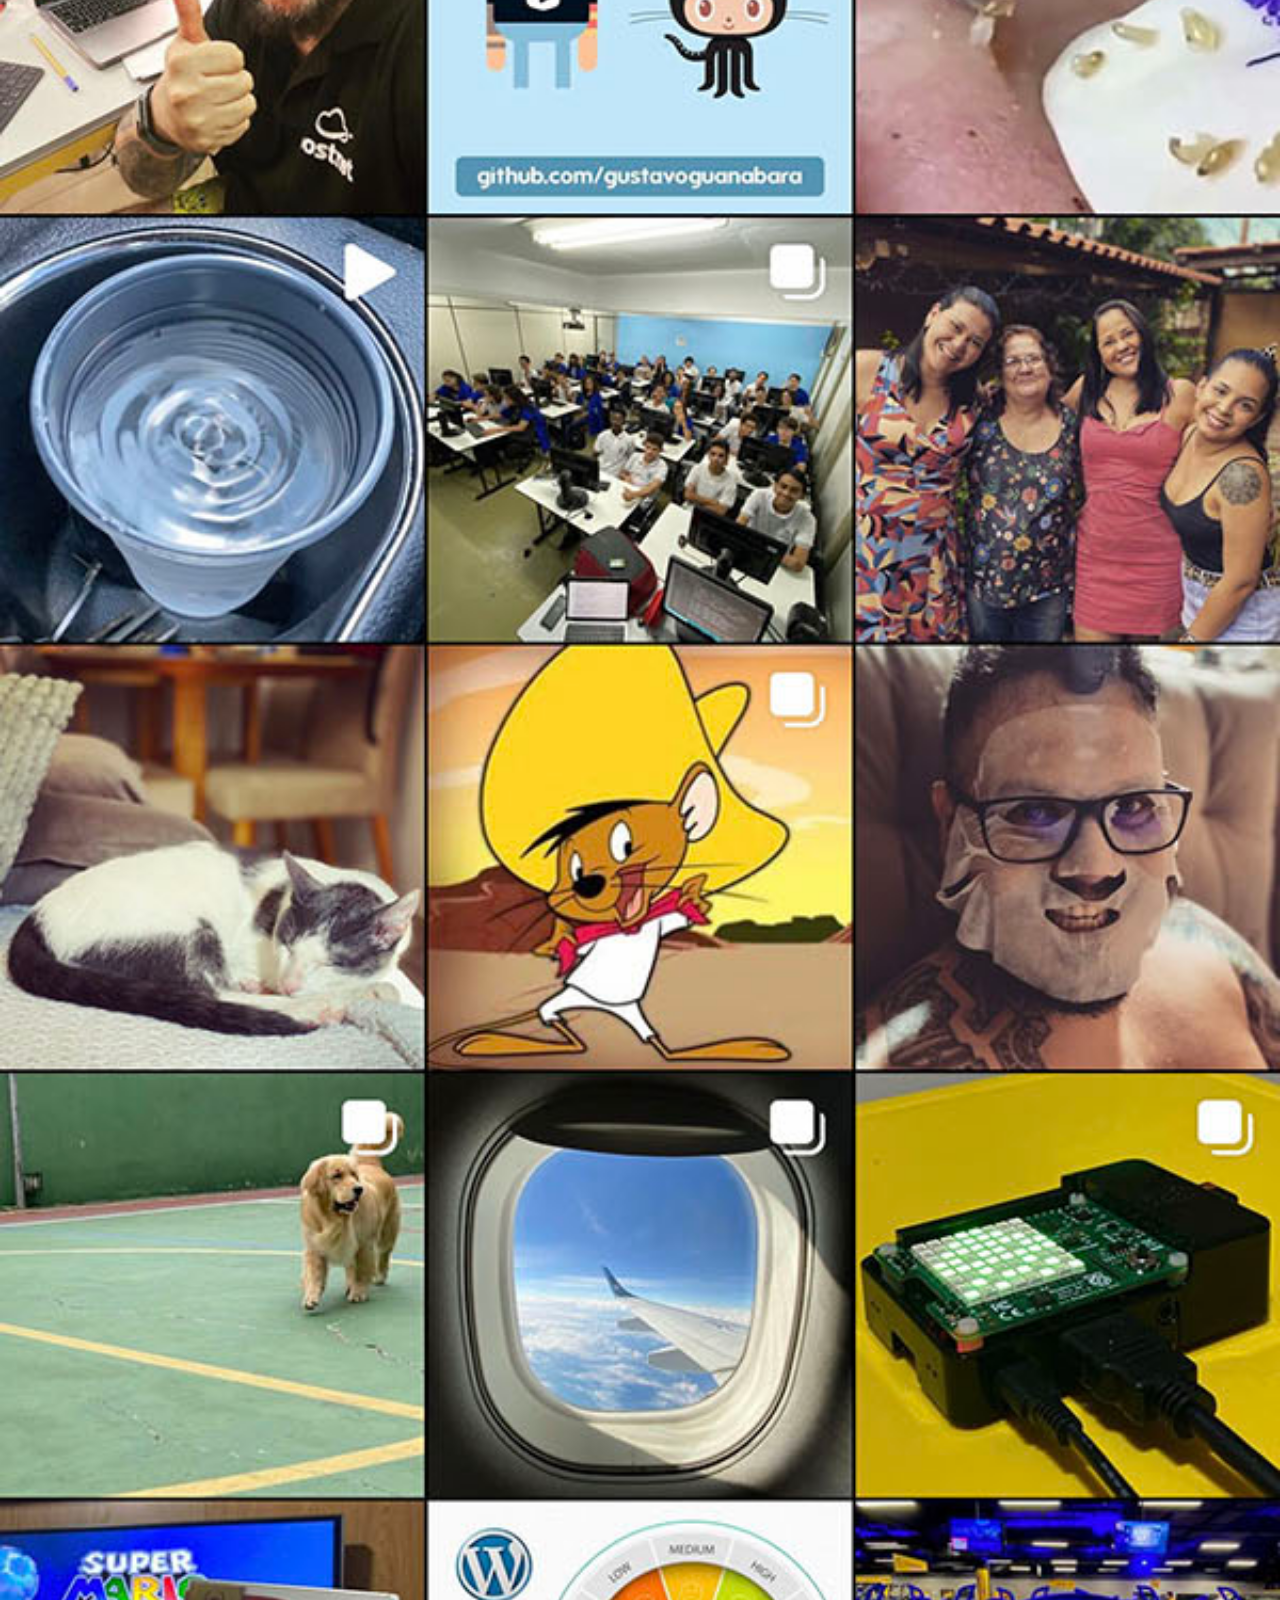
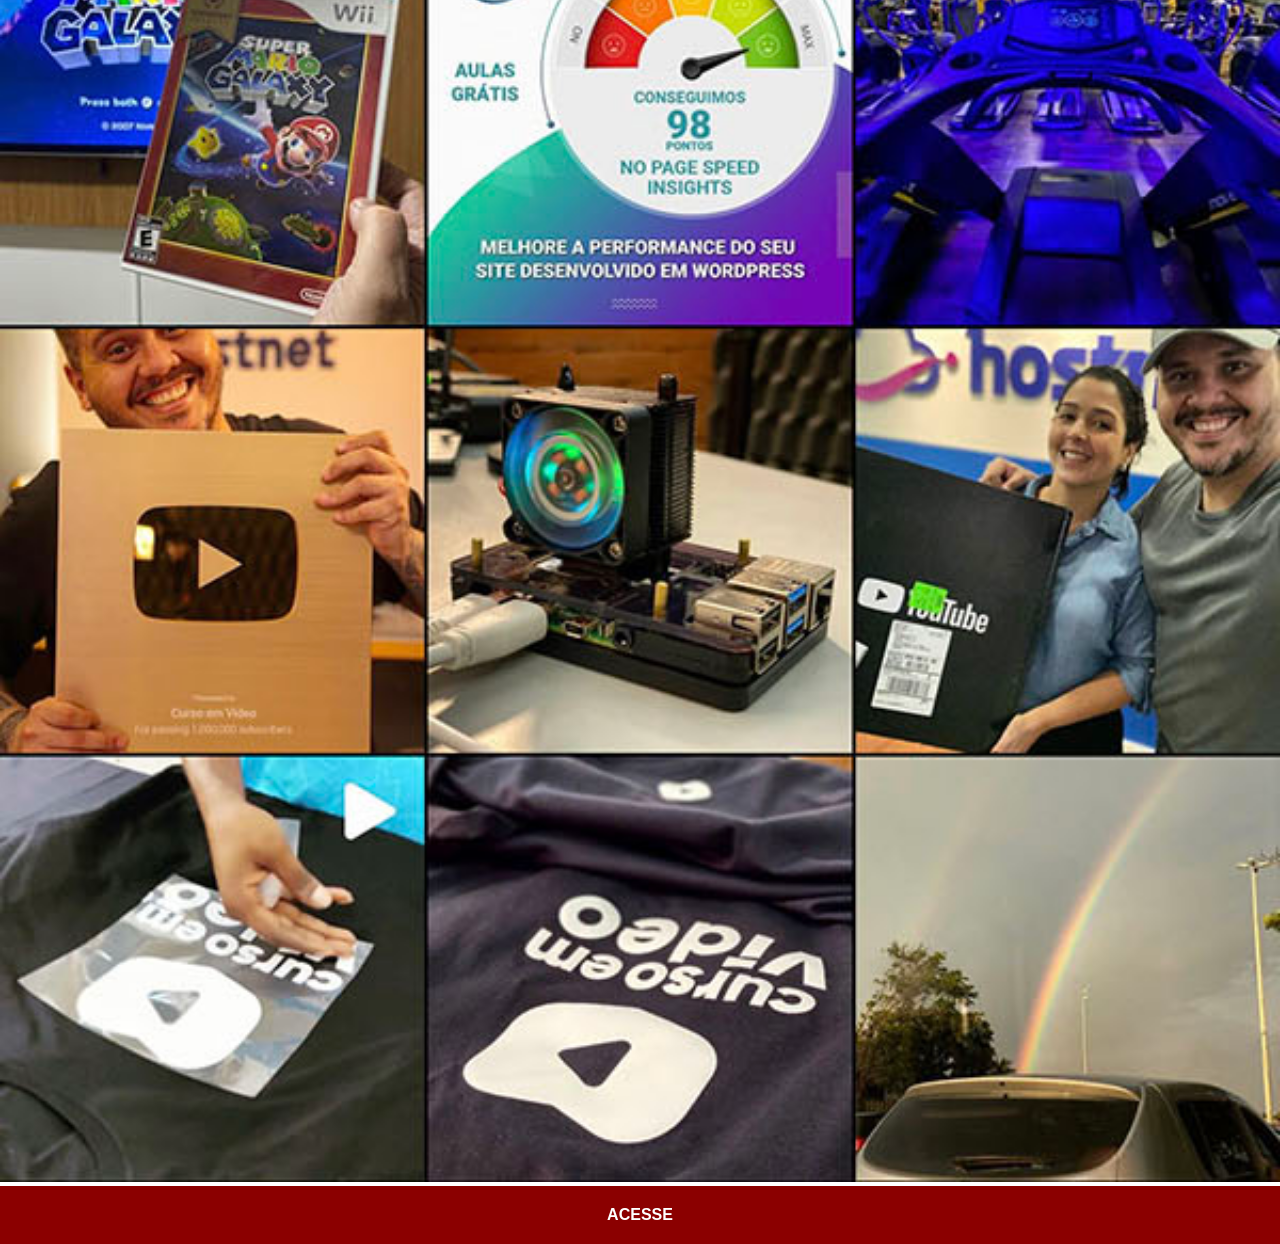
<file: instagram.html>
<!DOCTYPE html>
<html lang="pt-br">
<head>
    <meta charset="UTF-8">
    <meta name="viewport" content="width=device-width, initial-scale=1.0">
    <title>Instagram</title>
    <link rel="stylesheet" href="styles/socials.css">
</head>
<body>
    <img src="imagens/tela-instagram.jpg" alt="Instagram">
    <a href="https://www.instagram.com/gustavoguanabara/" target="_blank">ACESSE</a>
</body>
</html>
</file>
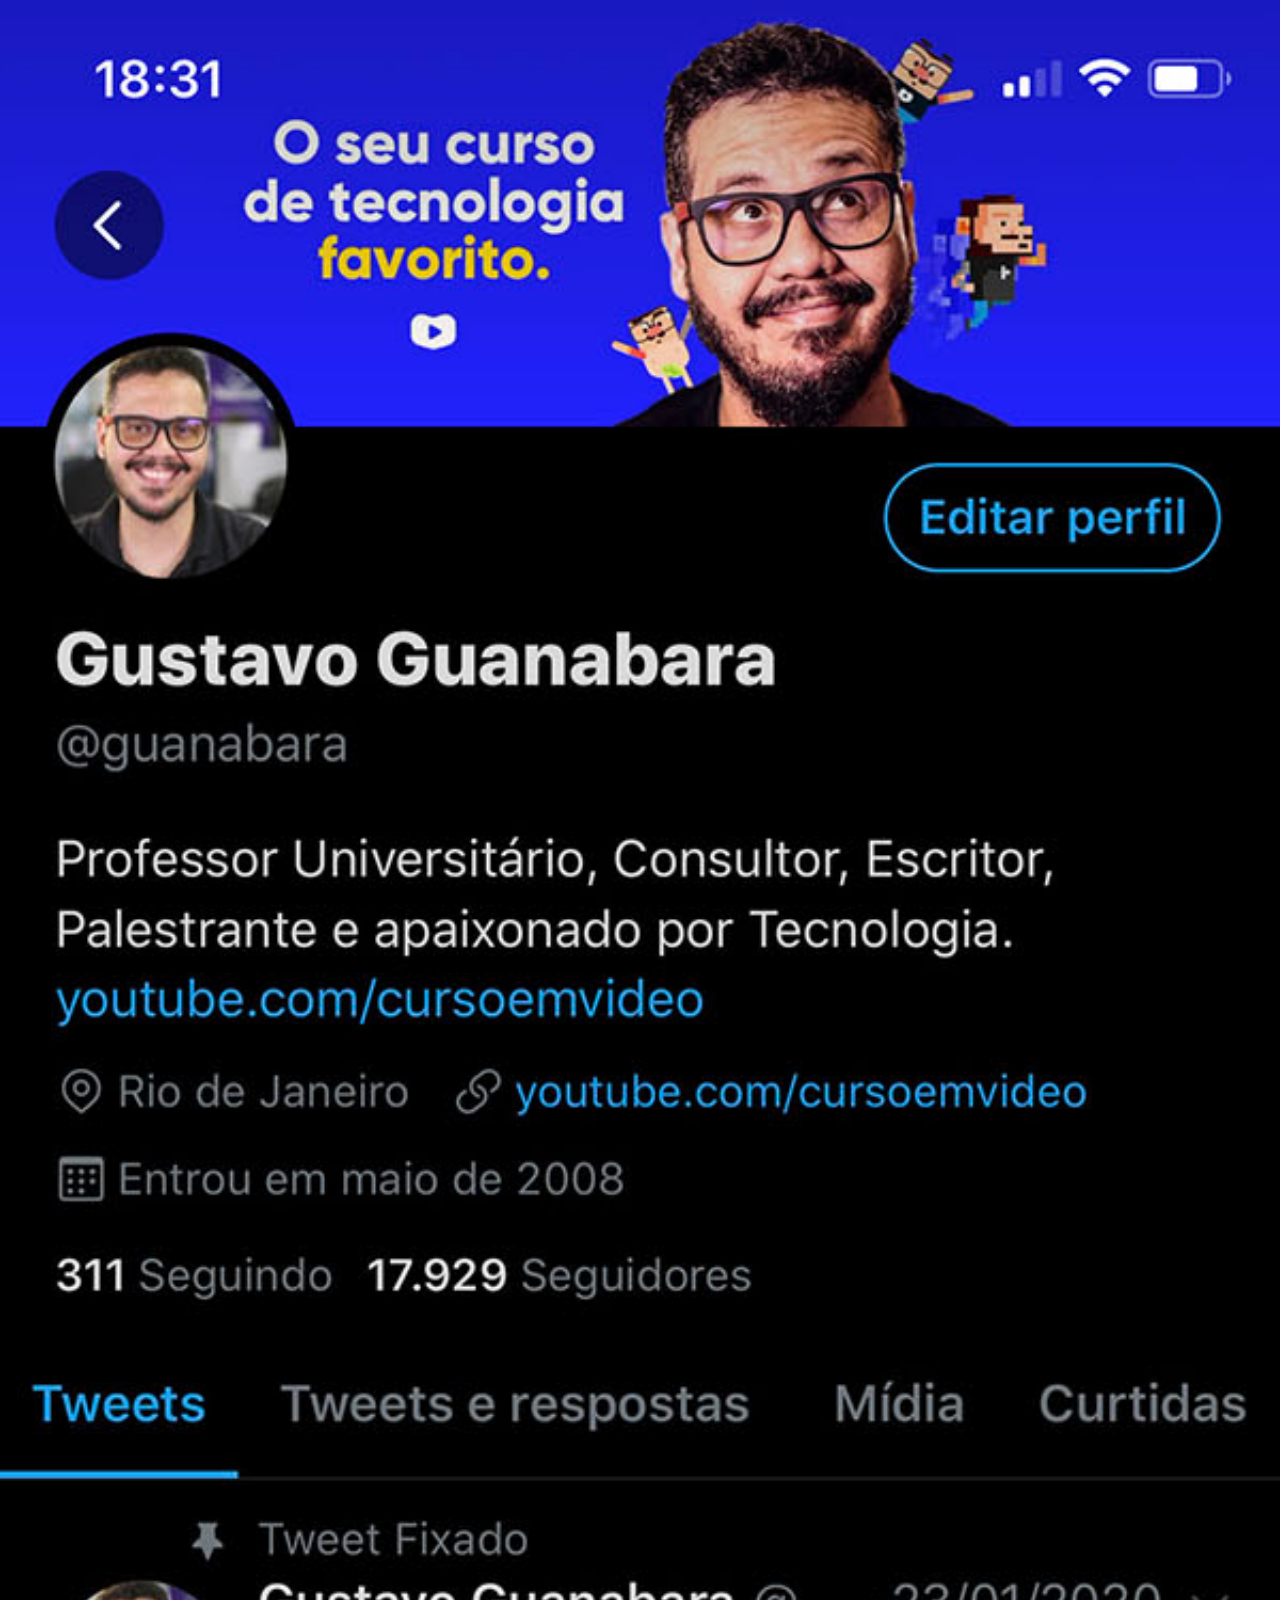
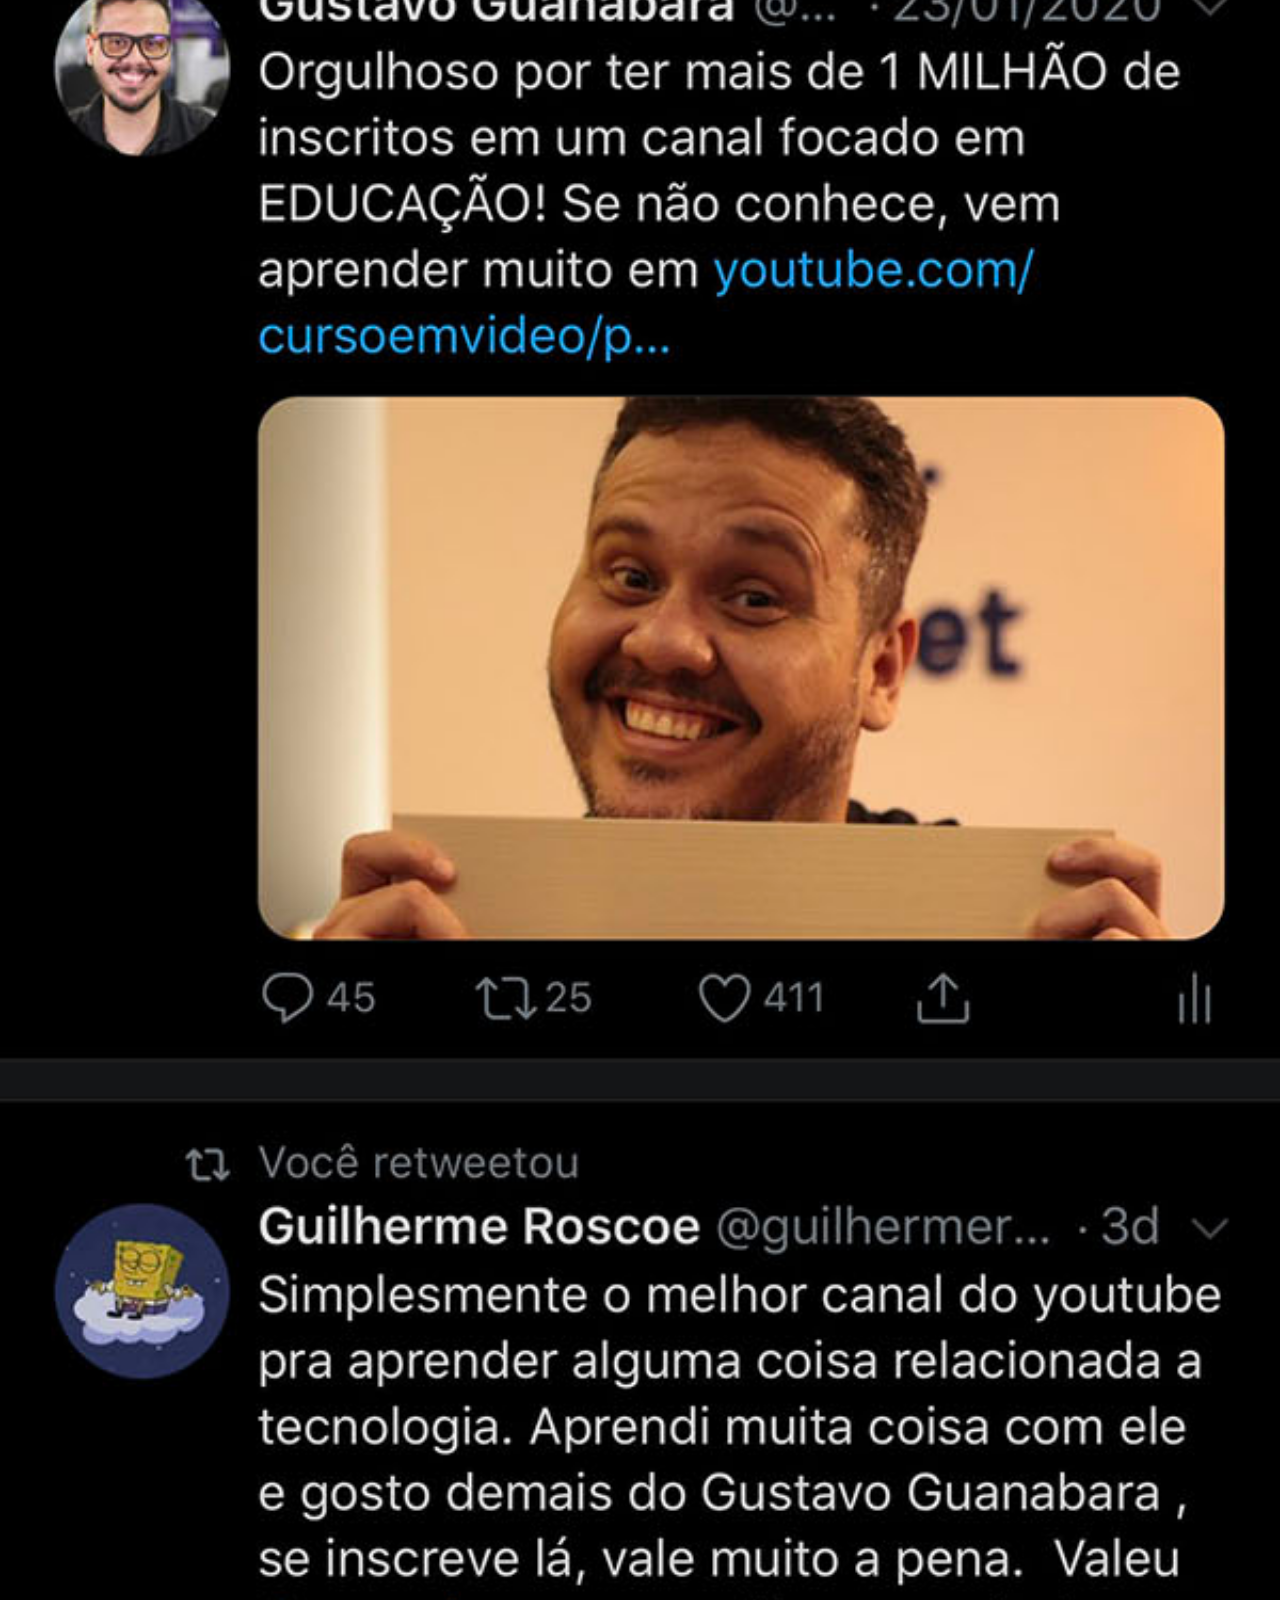
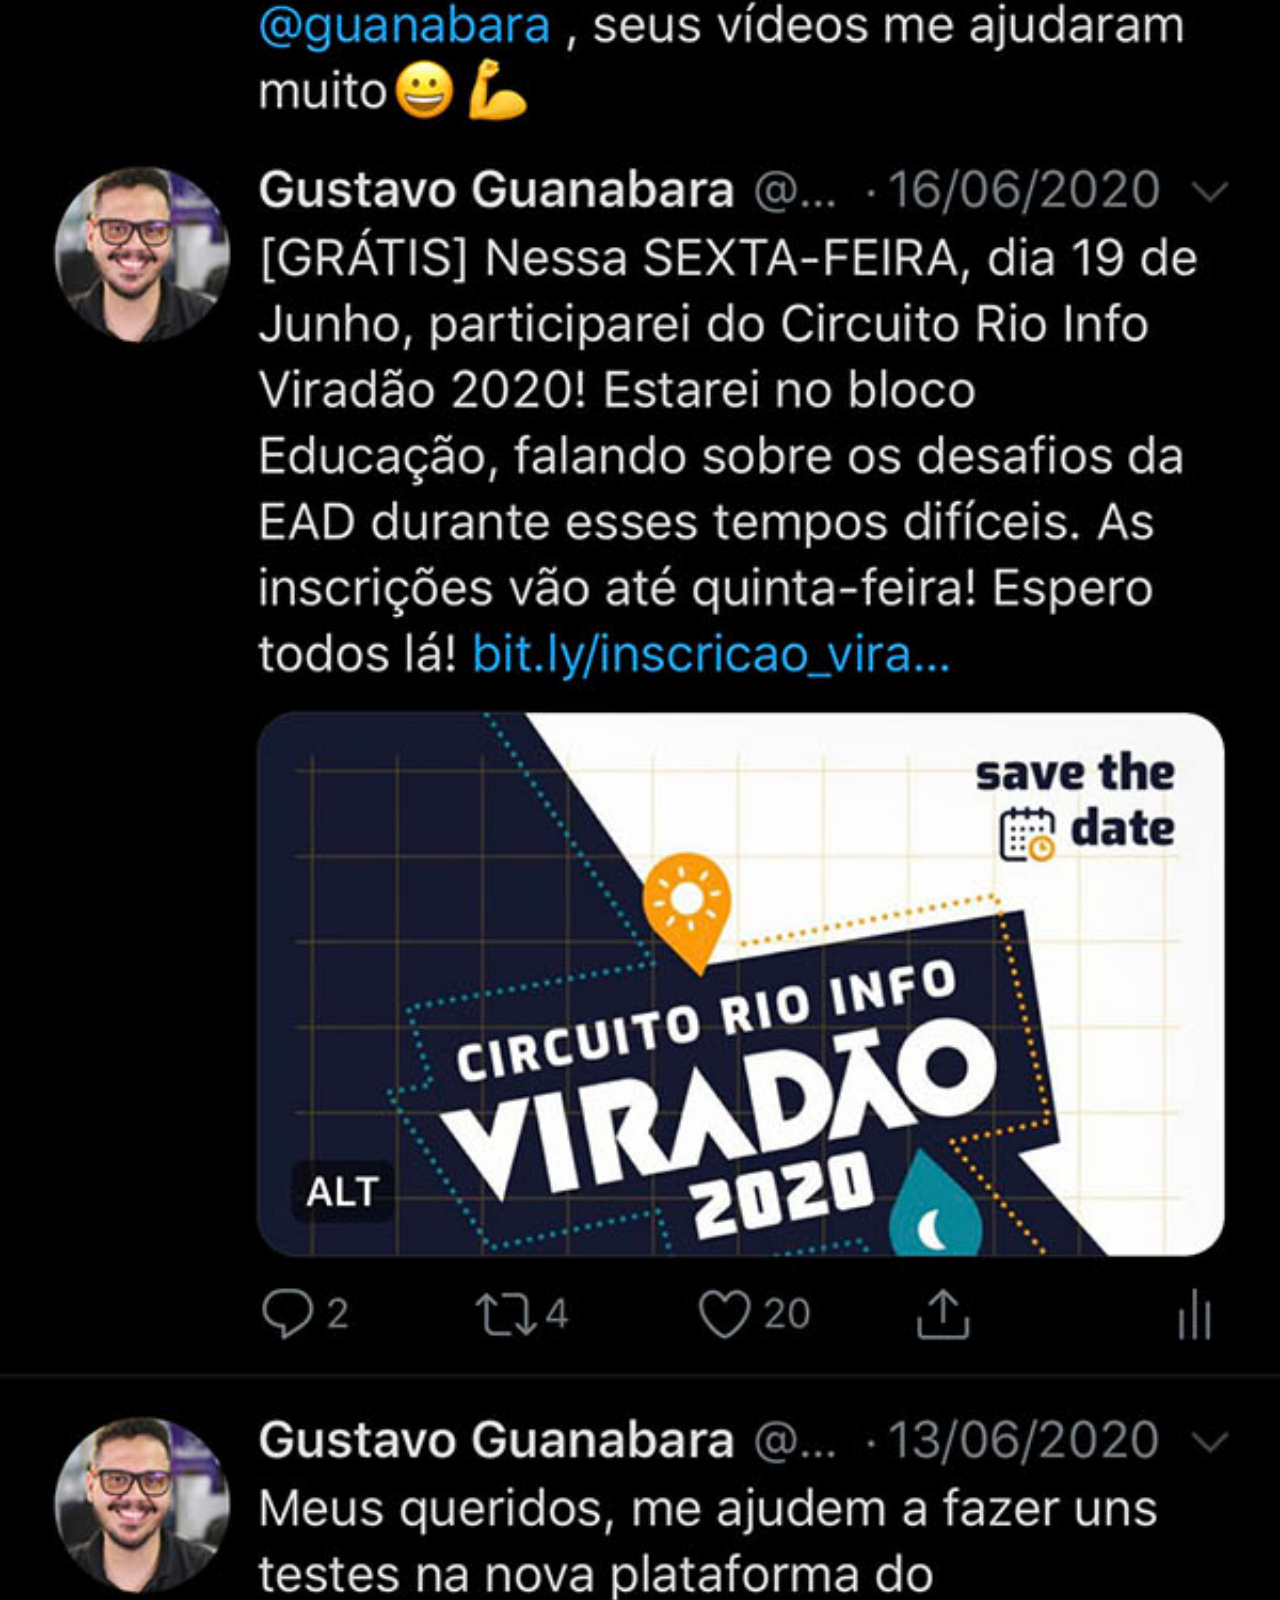
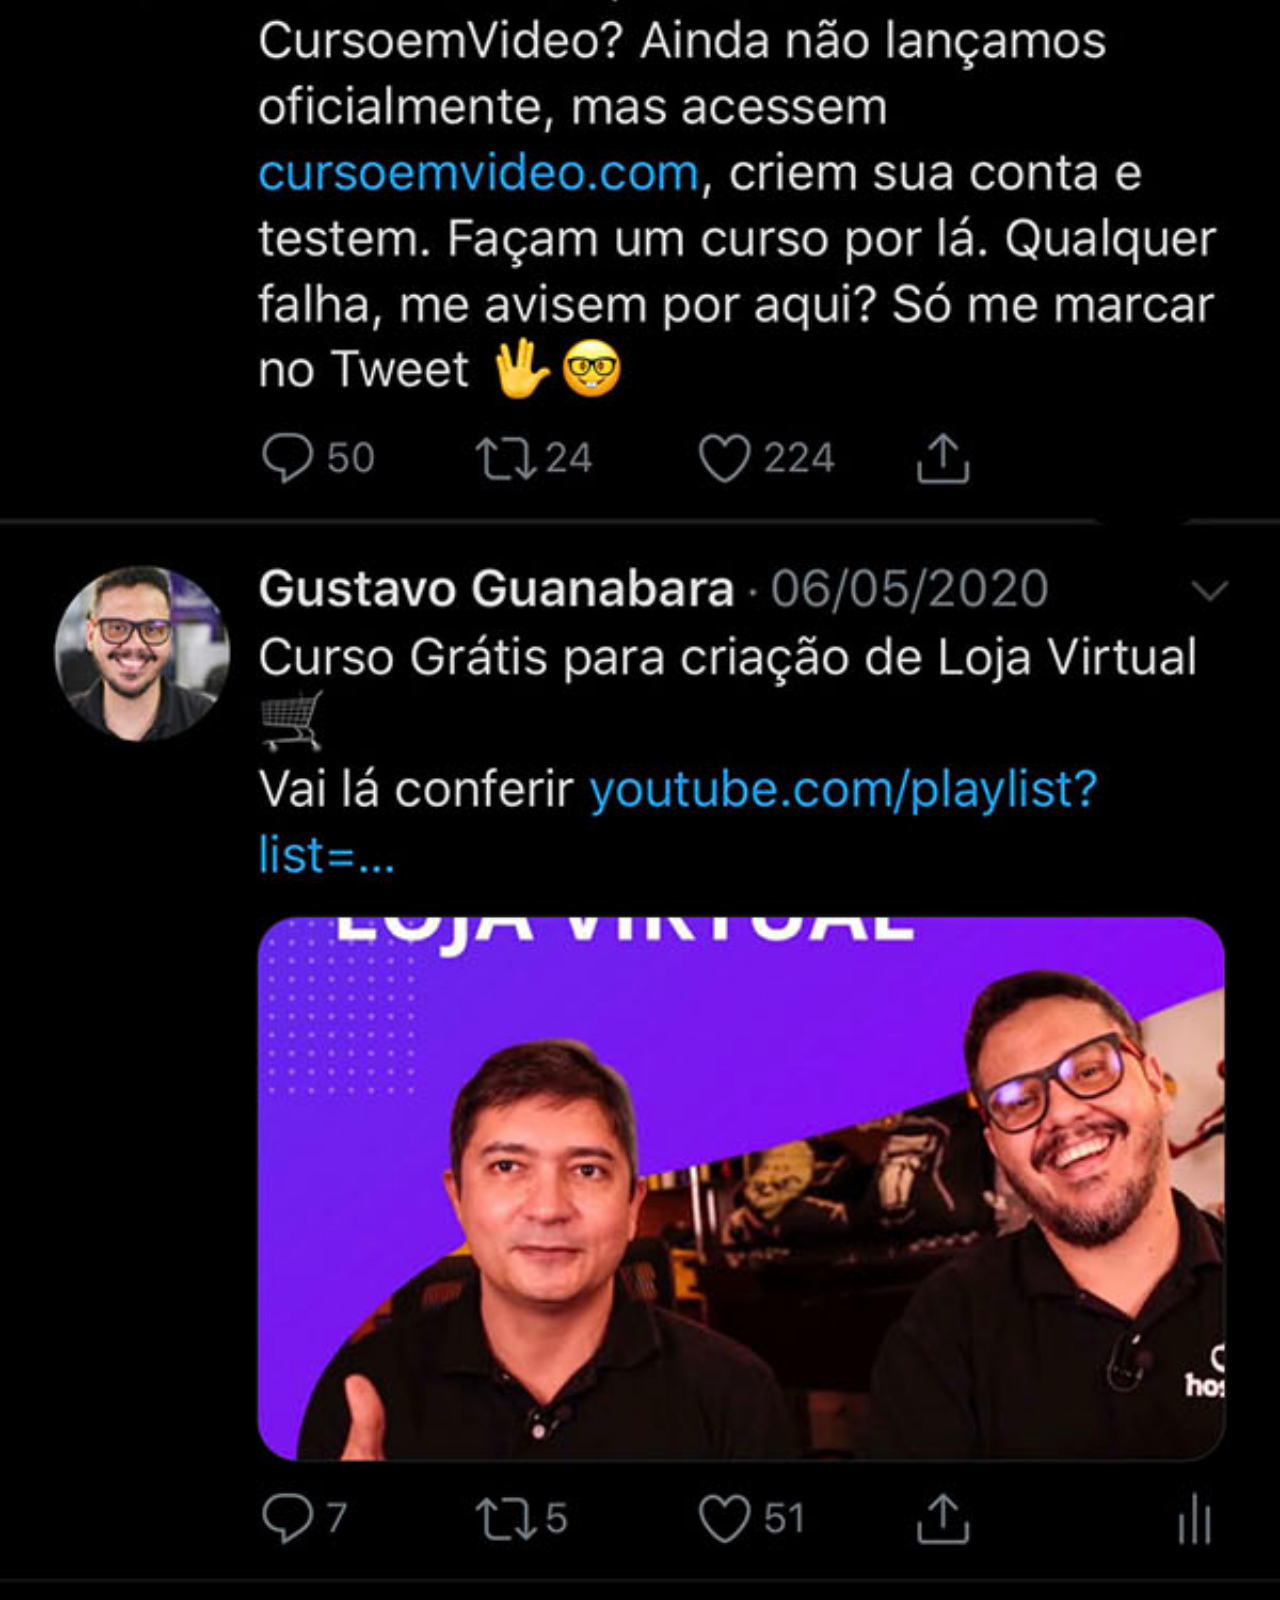
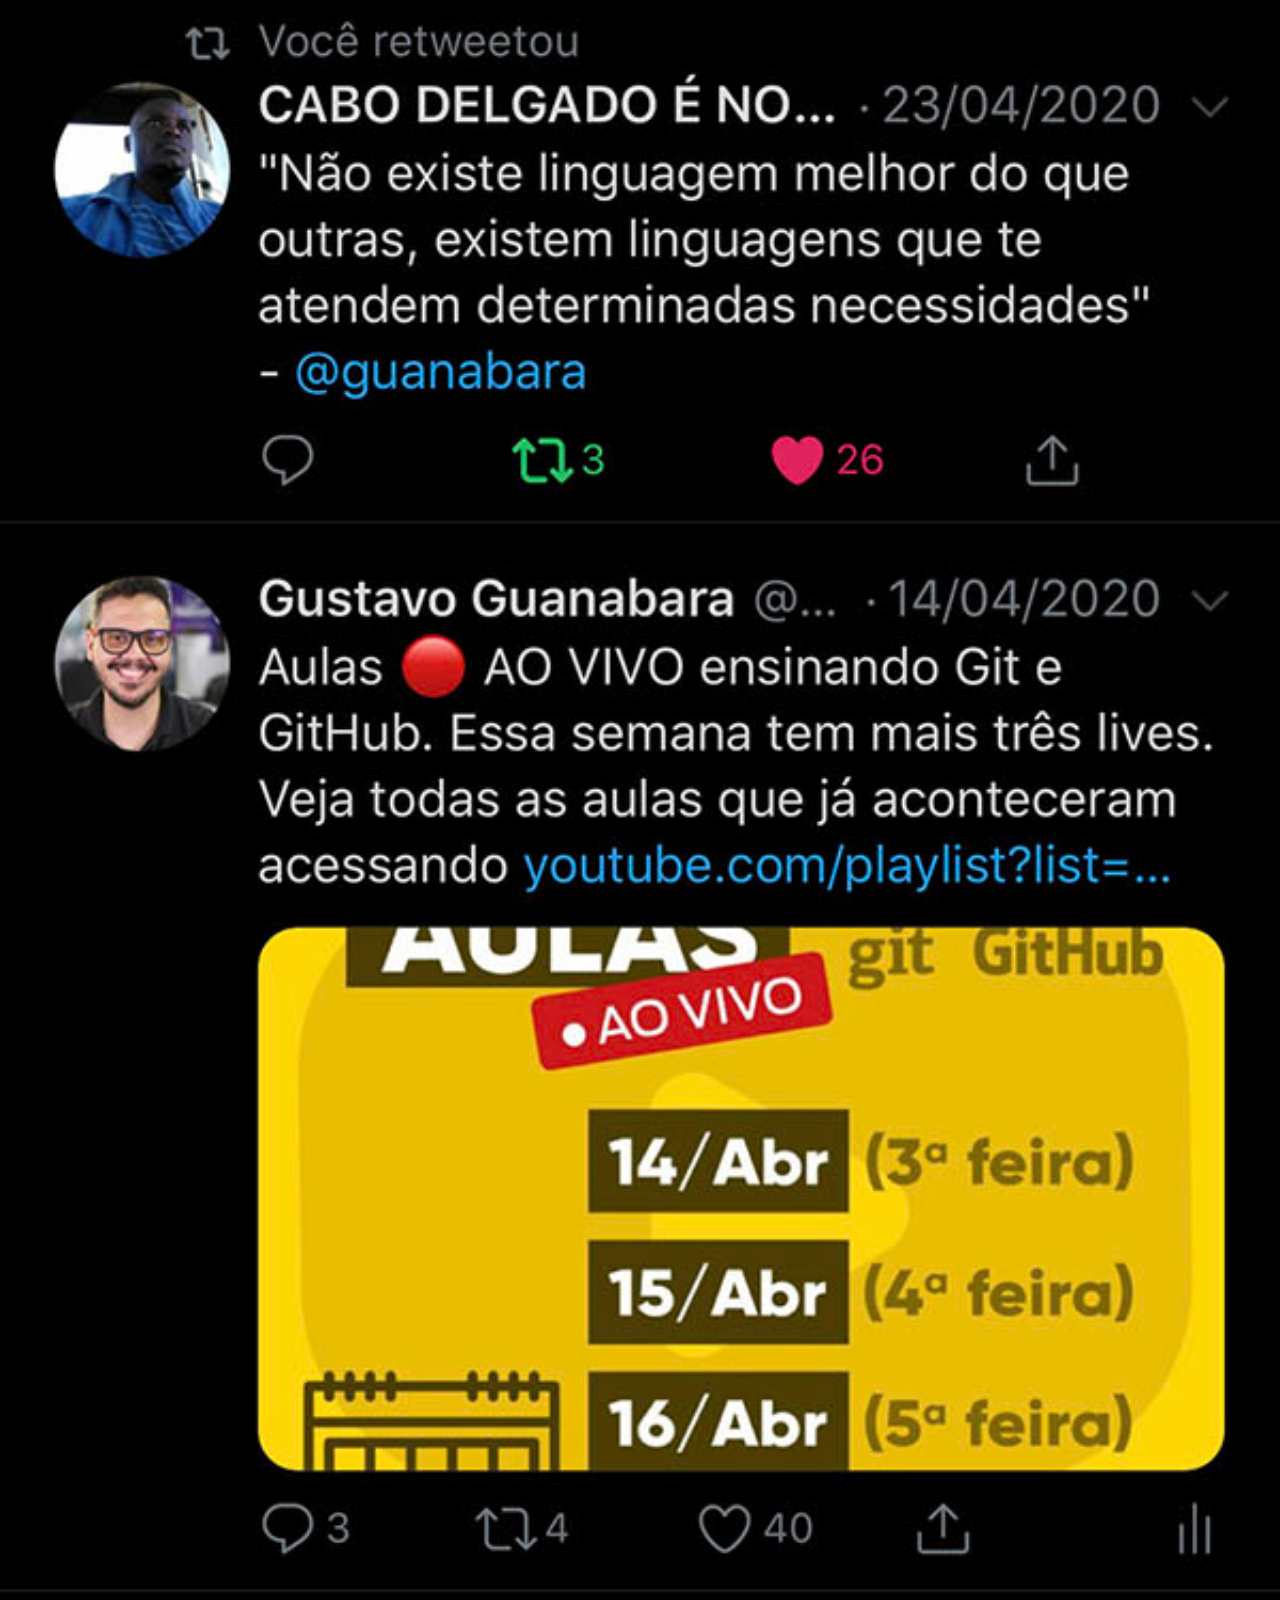
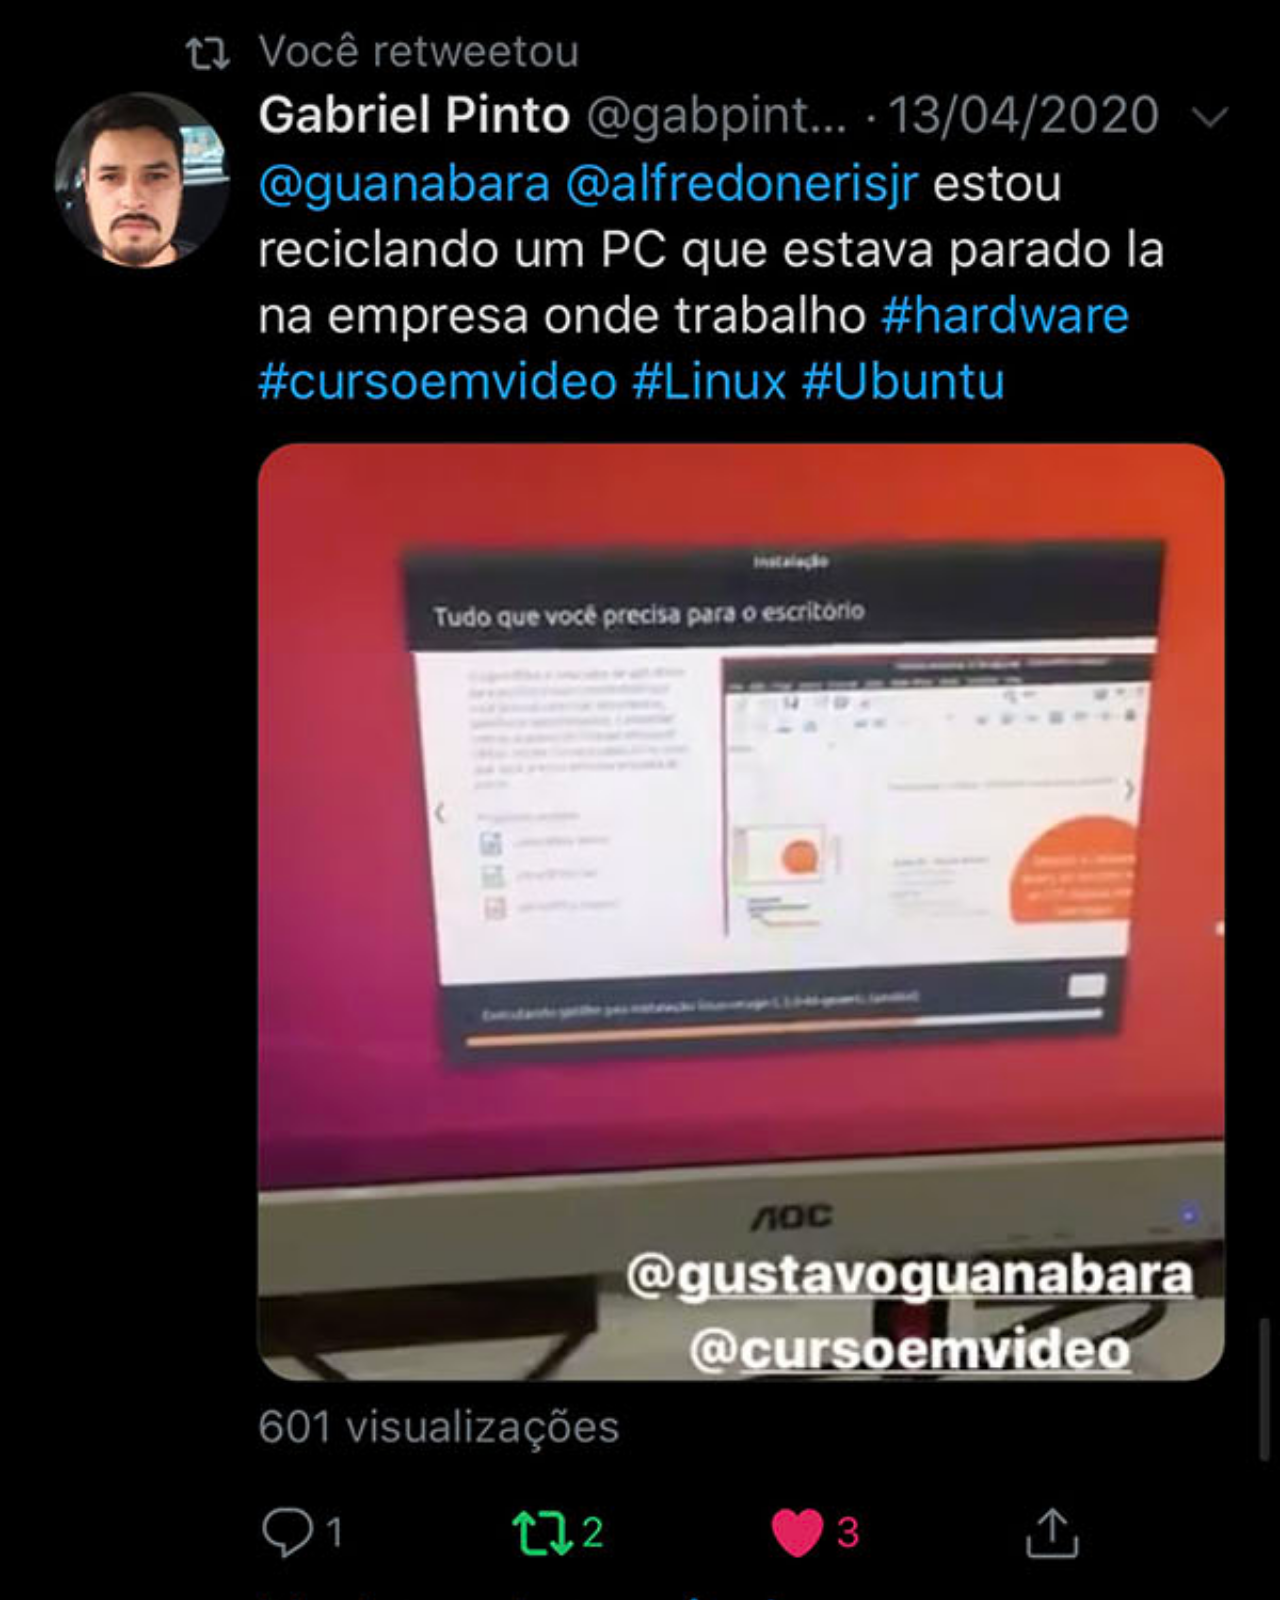
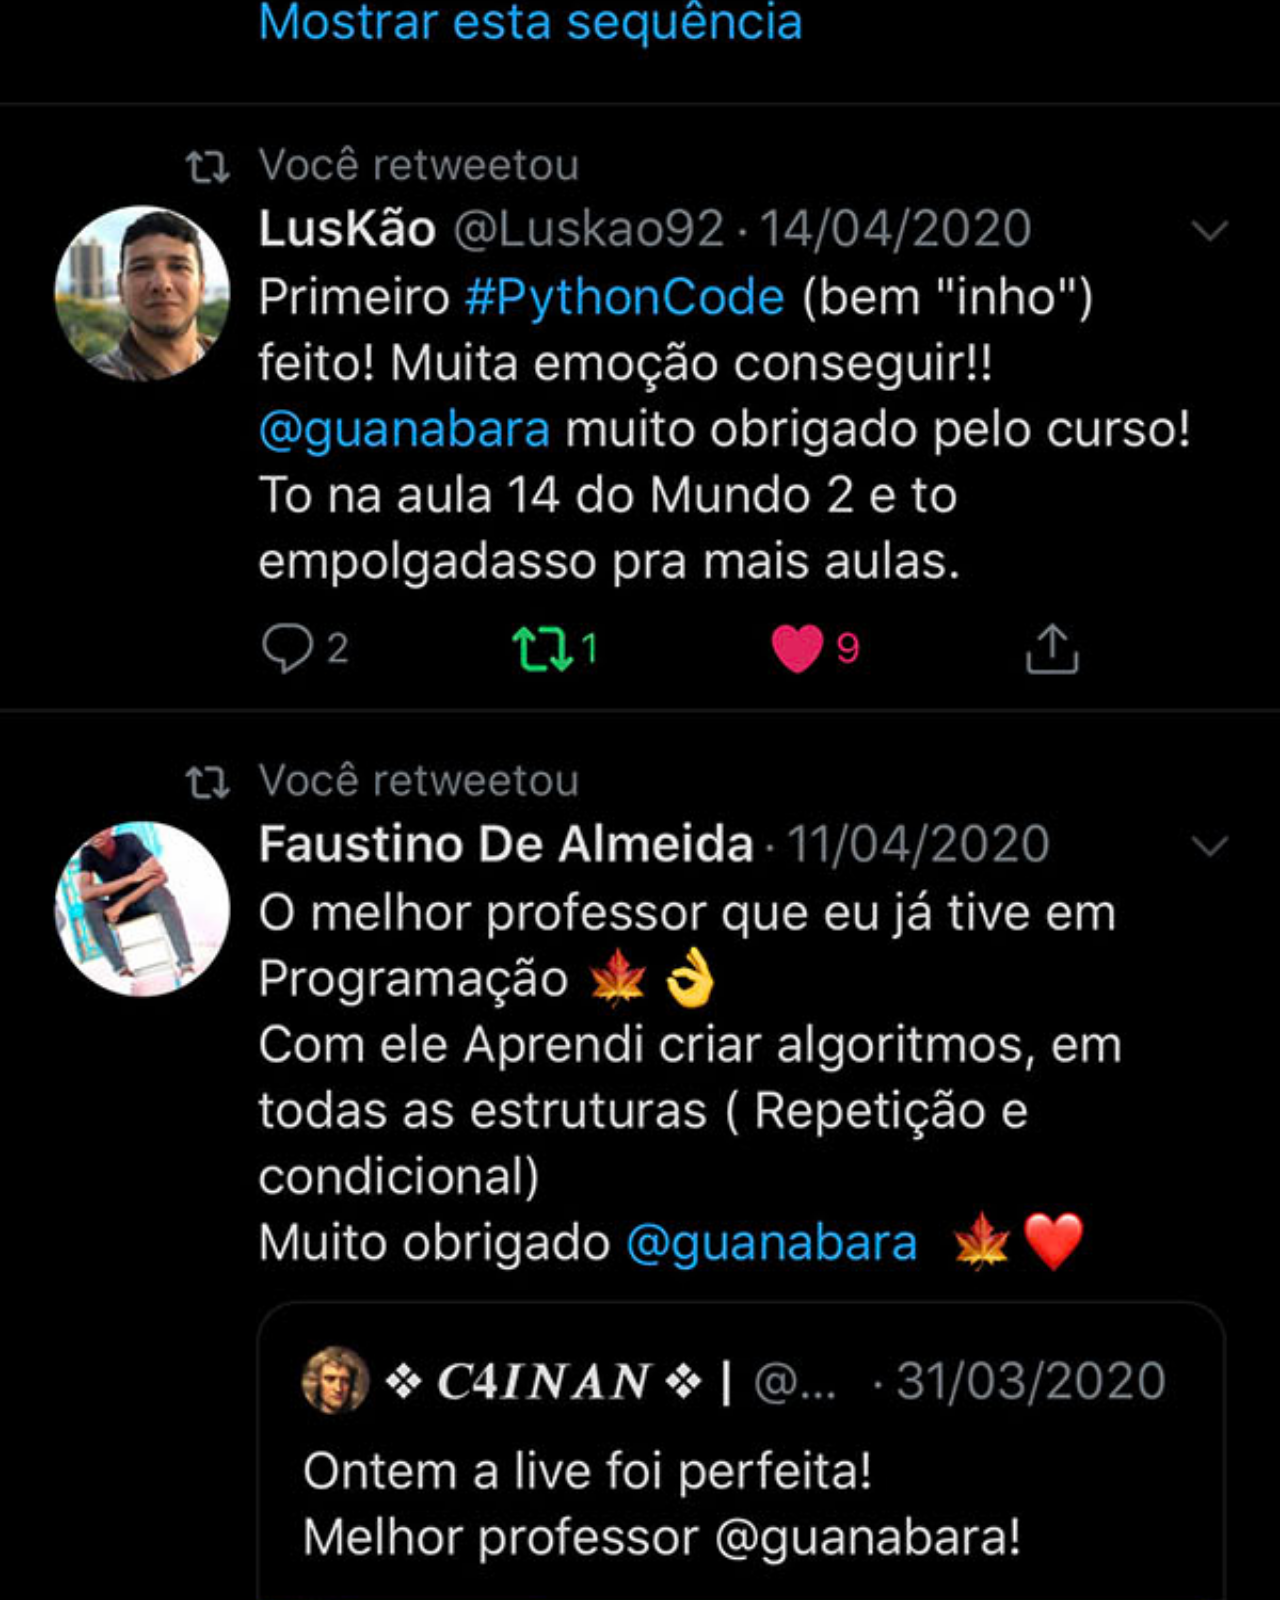
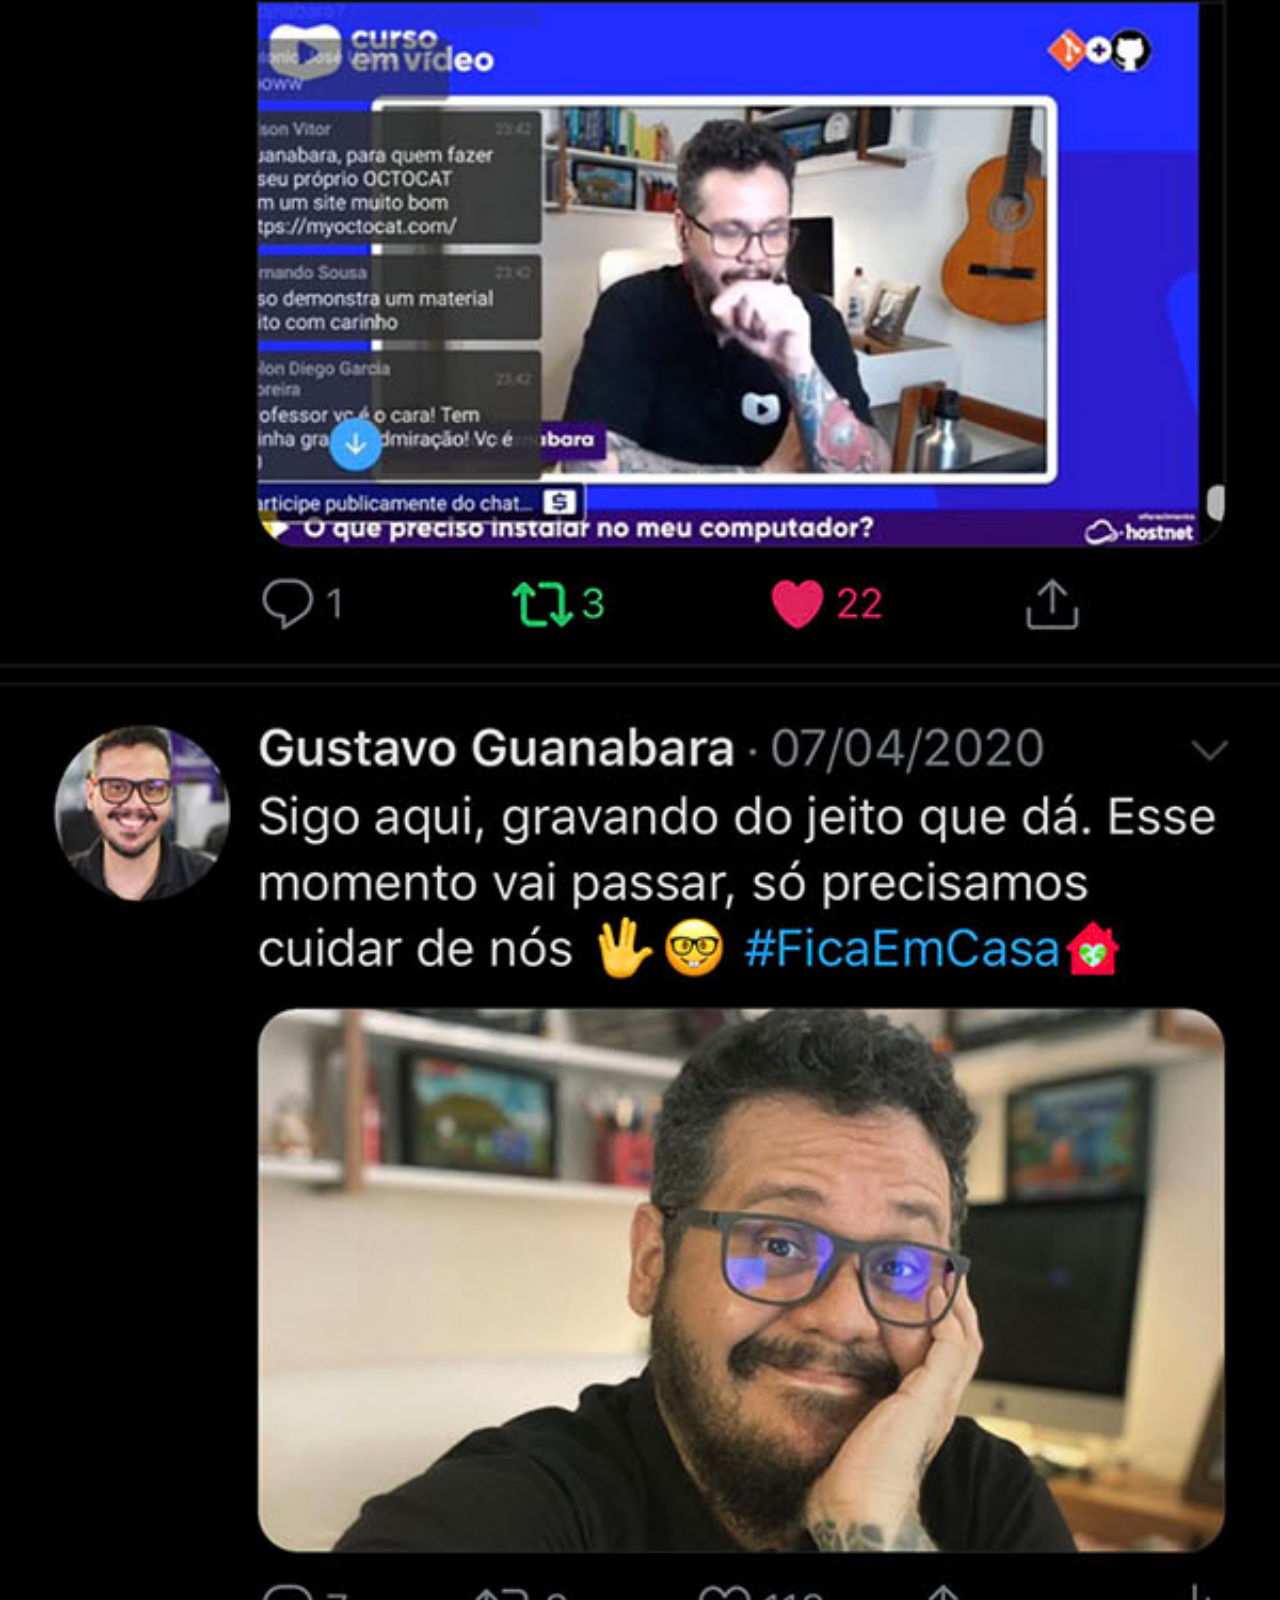
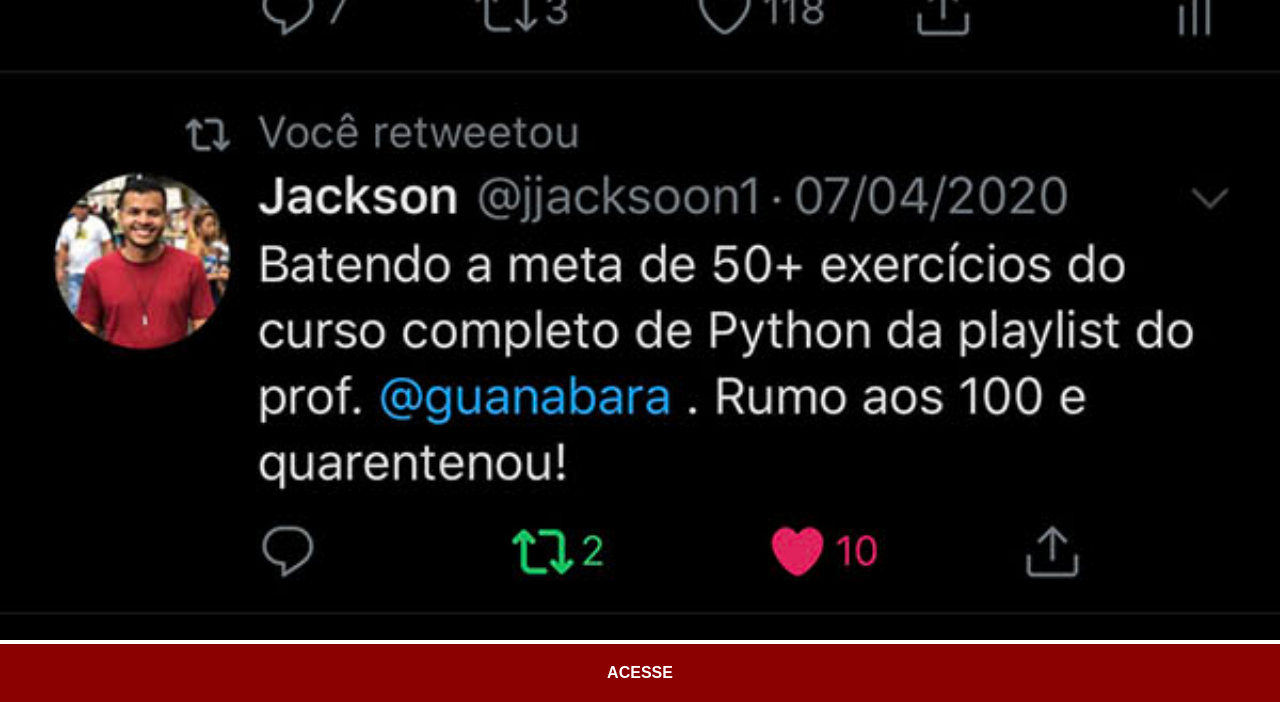
<file: twitter.html>
<!DOCTYPE html>
<html lang="pt-br">
<head>
    <meta charset="UTF-8">
    <meta name="viewport" content="width=device-width, initial-scale=1.0">
    <title>Twitter</title>
    <link rel="stylesheet" href="styles/socials.css">
</head>
<body>
    <img src="imagens/tela-twitter.jpg" alt="Twitter">
    <a href="https://x.com/guanabara" target="_blank">ACESSE</a>
</body>
</html>
</file>
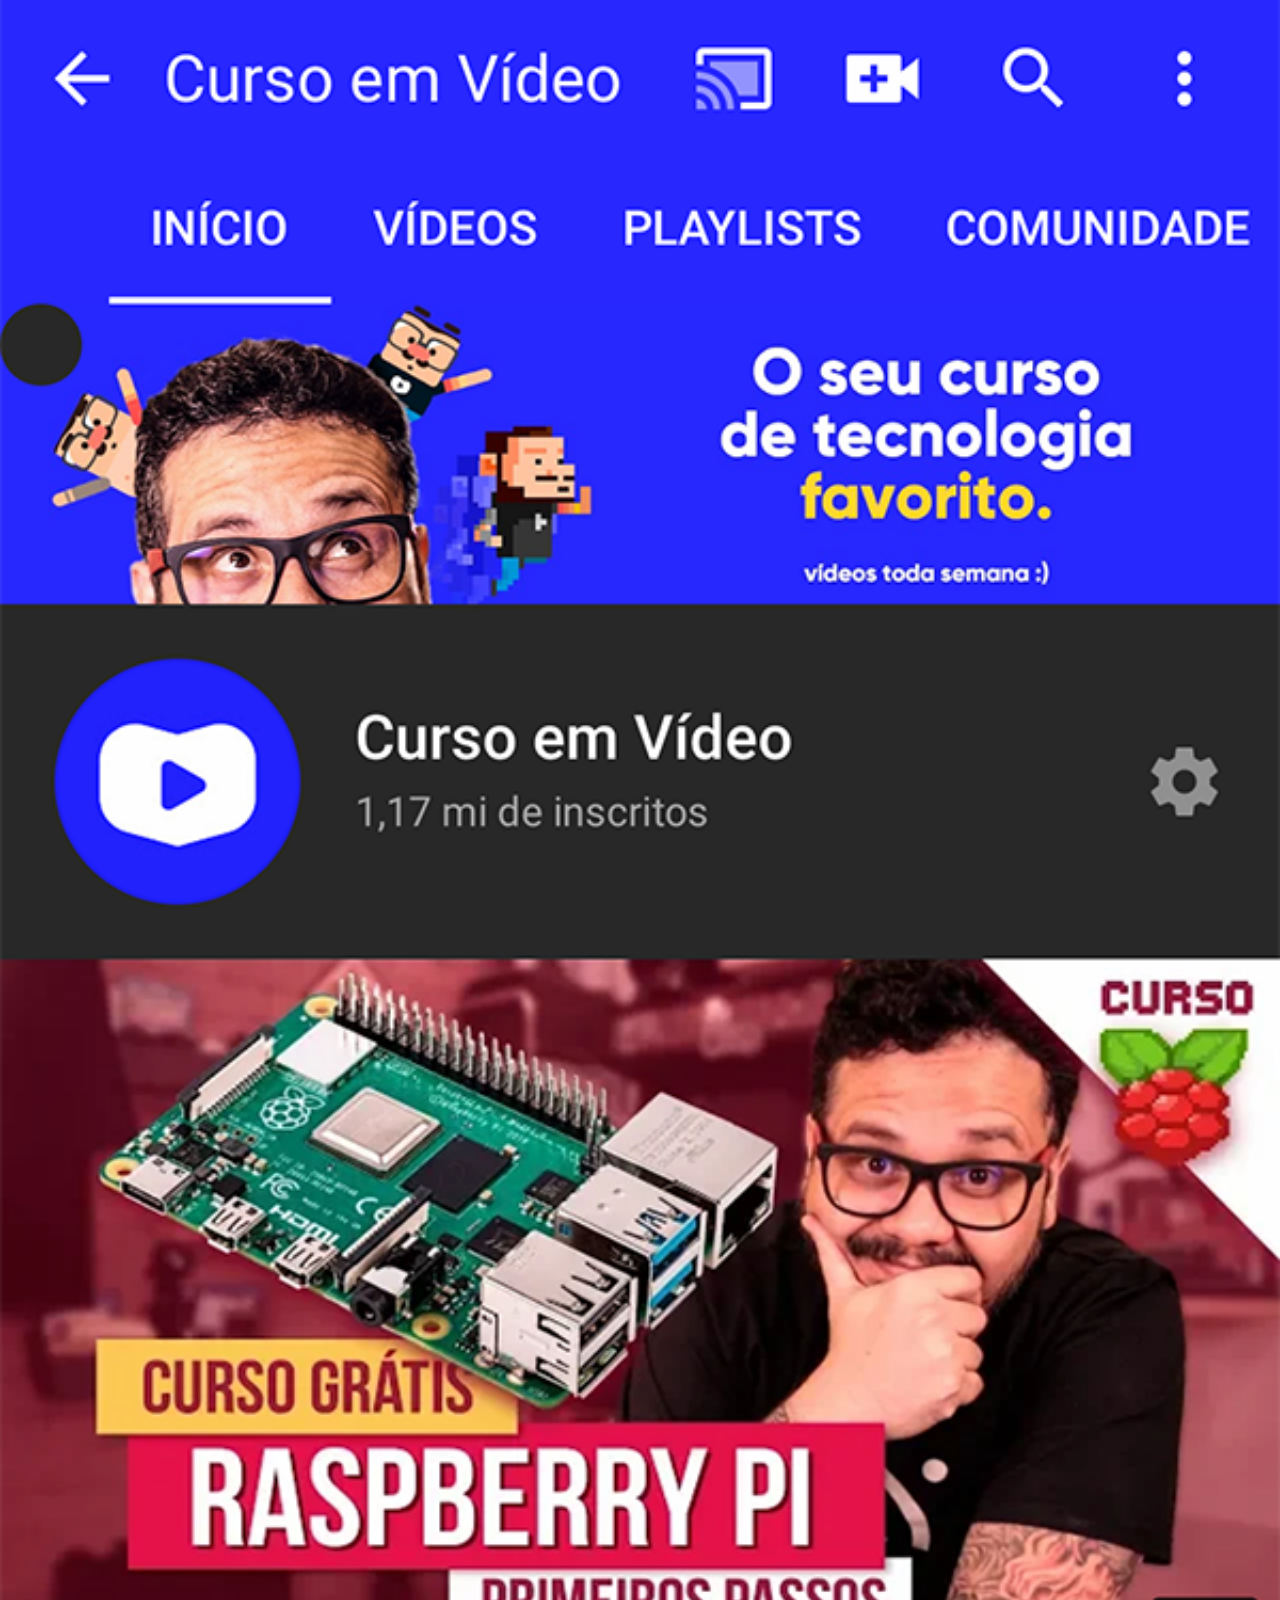
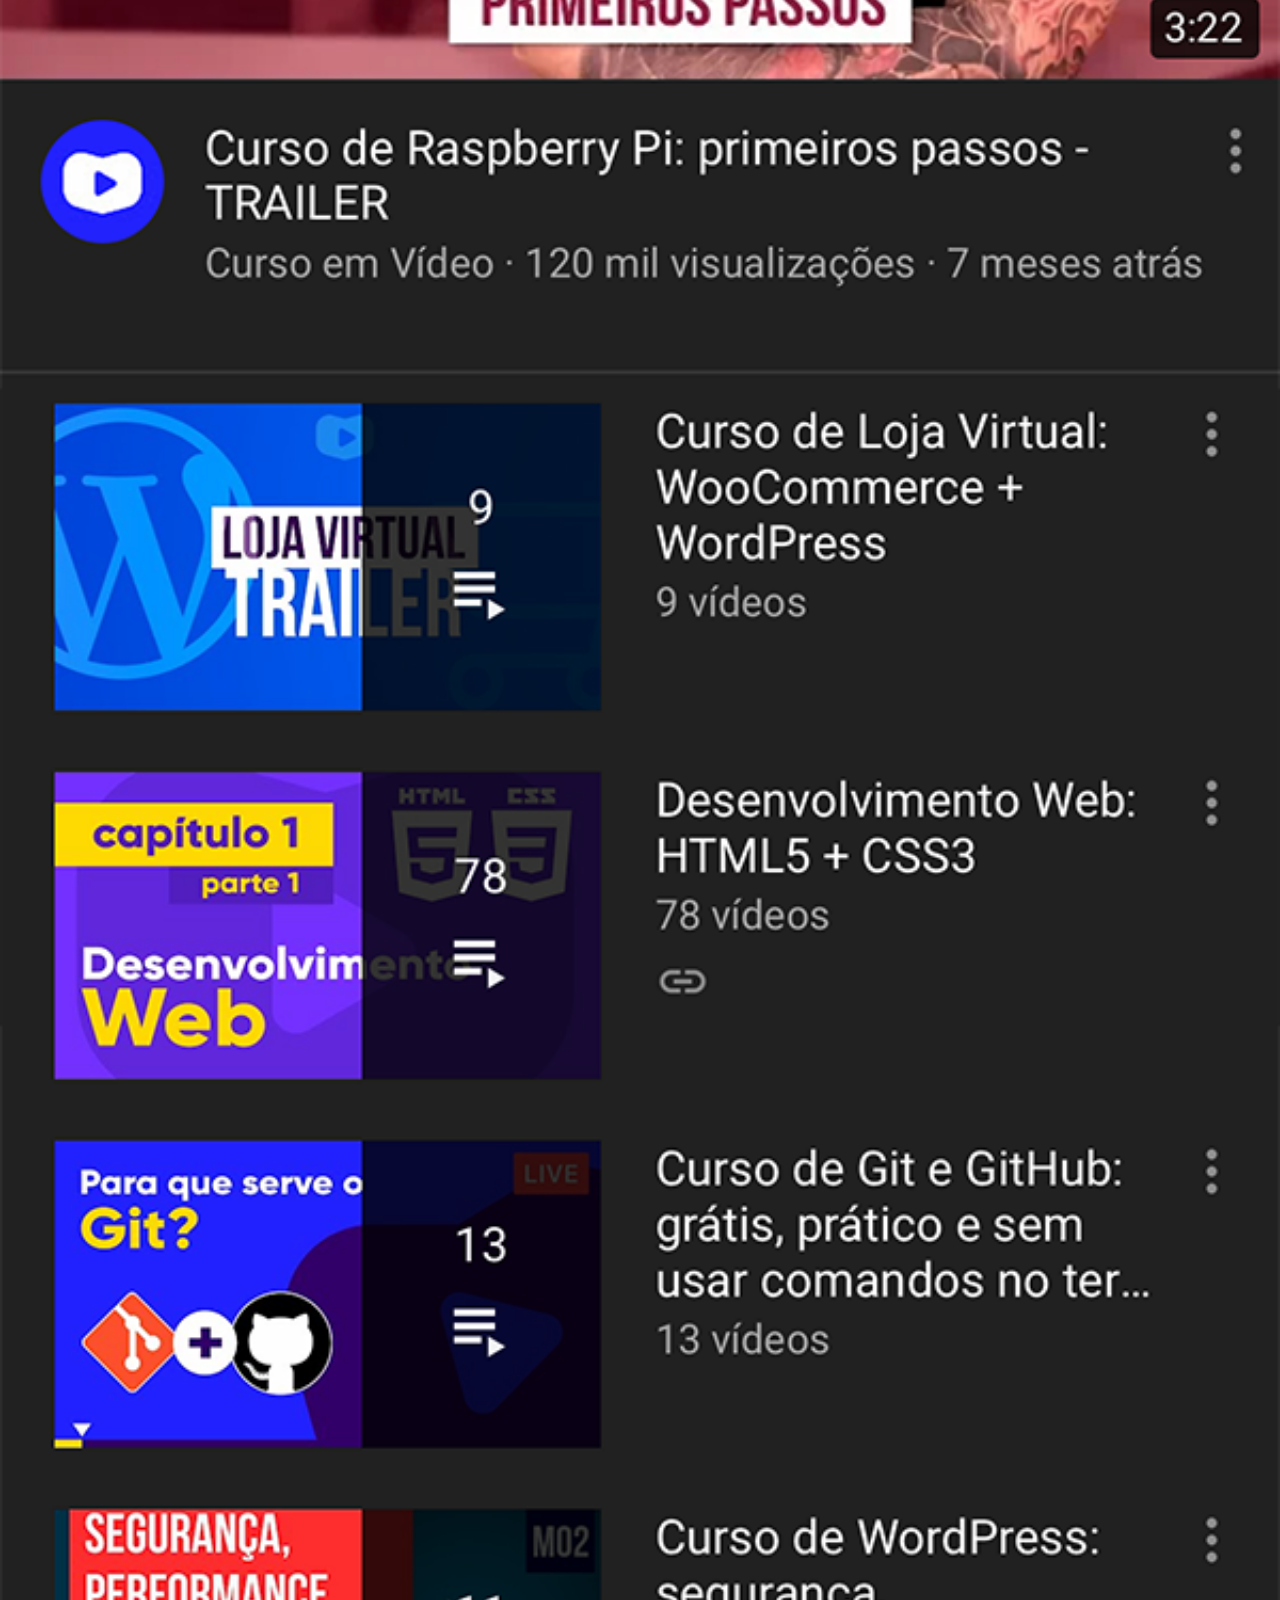
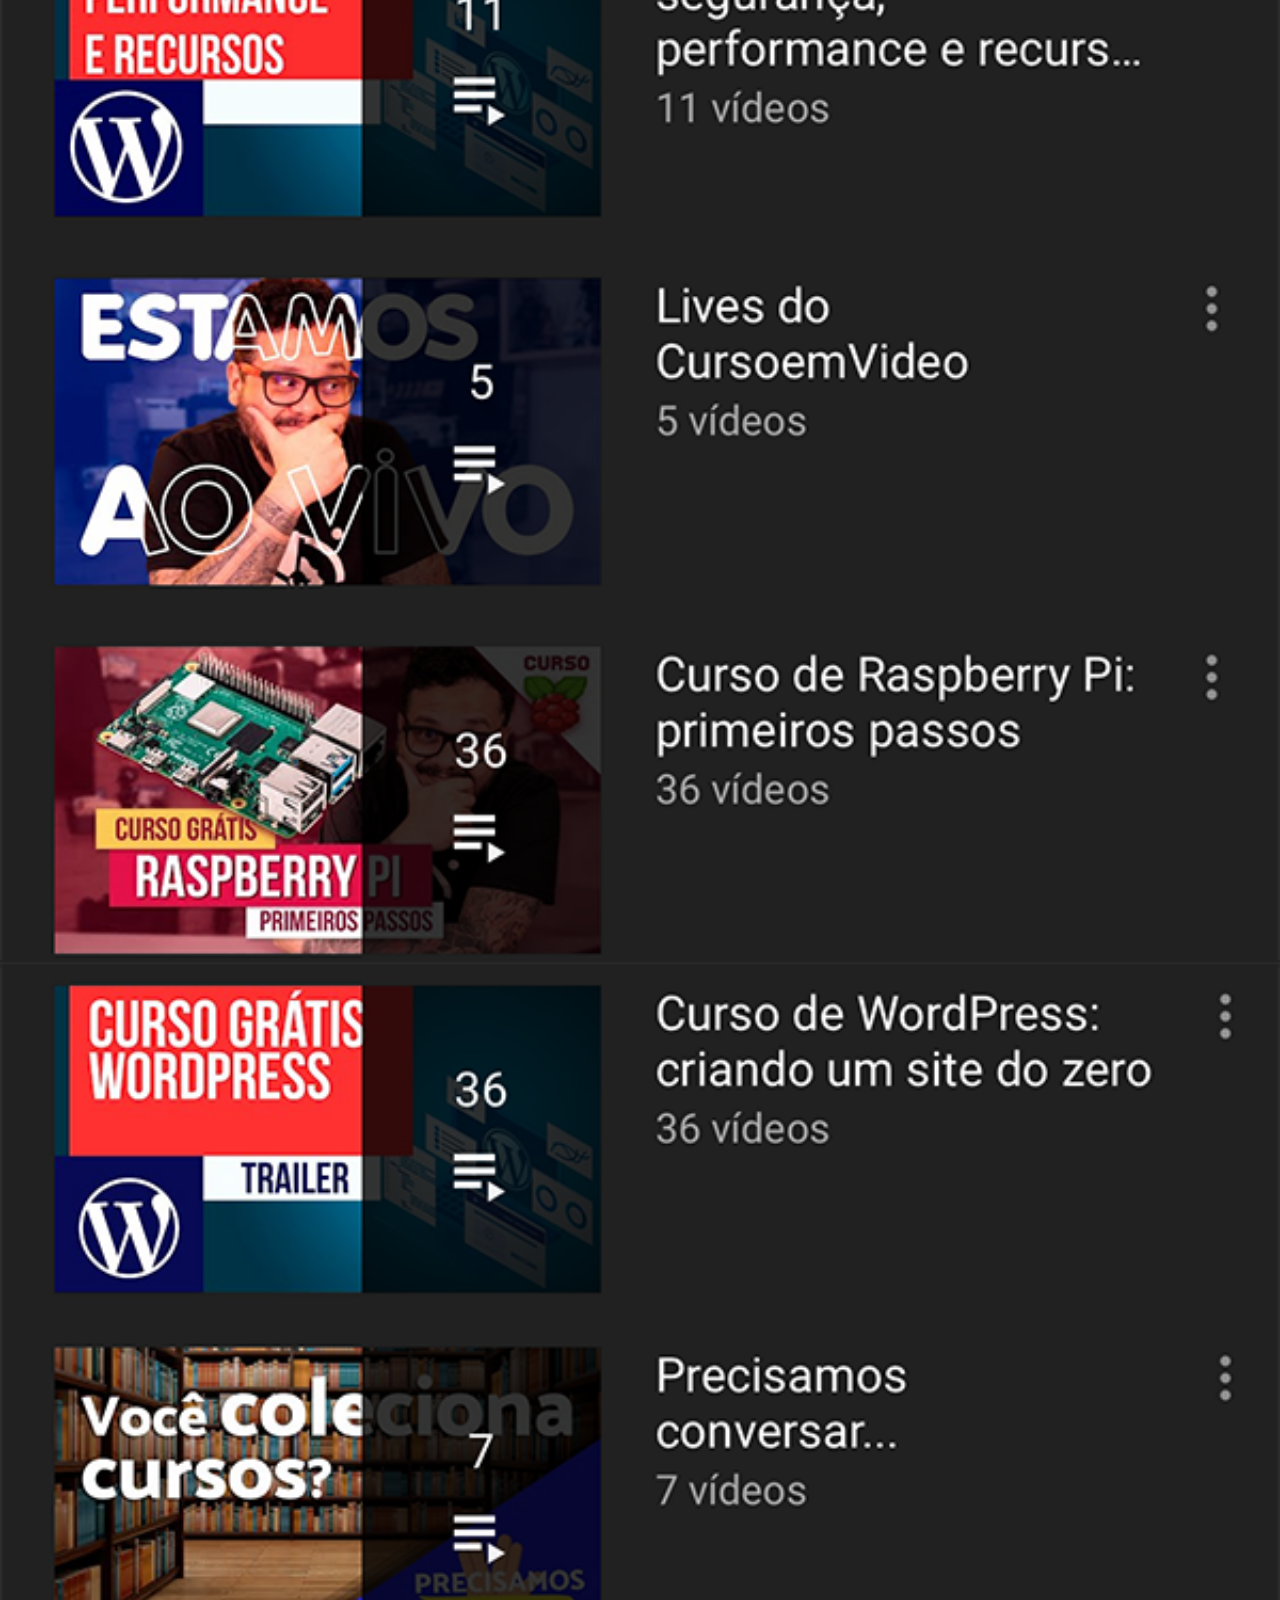
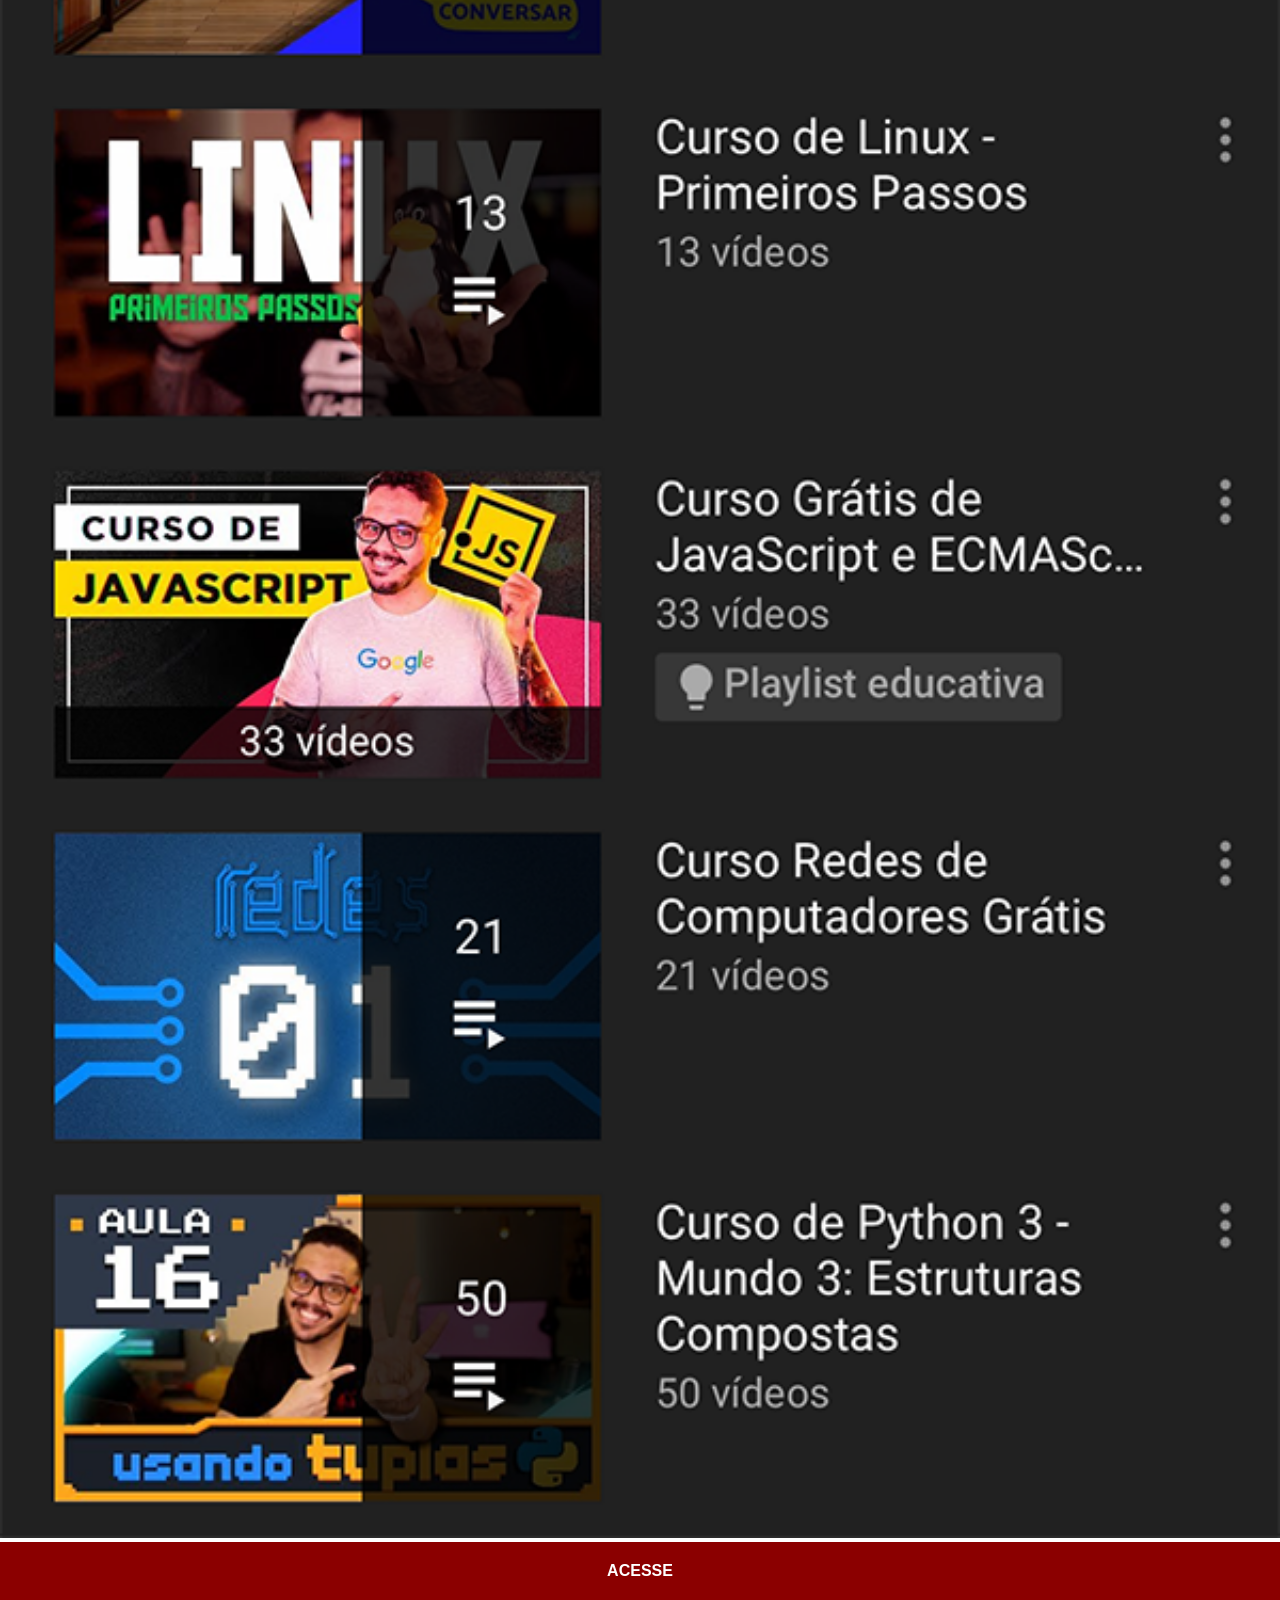
<file: youtube.html>
<!DOCTYPE html>
<html lang="pt-br">
<head>
    <meta charset="UTF-8">
    <meta name="viewport" content="width=device-width, initial-scale=1.0">
    <title>YouTube</title>

    <link rel="stylesheet" href="styles/socials.css">
</head>
<body>
    <img src="imagens/tela-youtube.png" alt="YouTube">
    <a href="https://www.youtube.com/@cursoemvideo/playlists" target="_blank">ACESSE</a>
</body>
</h
</file>
<file: styles/style.css>
@charset "UTF-8";

* {
    margin: 0;
    padding: 0;
    font-family: Arial, Helvetica, sans-serif;
}

html, body {
    height: 100vh;
    width: 100vw;
    background-color: black;
}

body {
    background: url('../imagens/fundo-madeira.jpg') no-repeat top center;
    background-size: cover;
    background-attachment: fixed;
}

main {
    height: 100vh;
    position: relative;
}

section#telefone {
    position: absolute;
    top: 50%;
    left: 50%;
    transform: translate(-50%, -50%);

    height: 627px;
    width: 311px;
    background: url('../imagens/frame-iphone.png') no-repeat;
}

iframe#tela {
    position: relative;
    top: 80px;
    left: 22px;
    width: 267px;
    height: 471px;
}
section#redes-sociais {
    text-align: right; /*Alinhando os links na direita */
}

section#redes-sociais img {
    width: 50px;
    margin: 10px;
    border-radius: 50%;
    box-shadow: 2px 2px 5px rgba(0, 0, 0, 0.411);
    box-sizing: border-box; /* Pra deixar a bordar do hover fazer parte da caixa e não ter um deslocamneto da imagem */
}

section#redes-sociais img:hover {
    border: 2px solid rgba(255, 255, 255, 0.603);
    transform: translate(-3px, -3px); /*Move a imagem para cima e para esquerda*/
    box-shadow: 5px 5px 10px rgba(0, 0, 0, 0.678);
    transition: tarnsform 0.5s, border 1s;
}
</file>
<file: styles/socials.css>
@charset "UTF-8";

* {
    margin: 0;
    padding: 0;
    font-family: Arial, Helvetica, sans-serif;
}

::-webkit-scrollbar { /* Esconder a barra de rolagem*/
    width: 0;
    height: 0;
}

img {
    width: 100vw;
}

a {
    display: block; /* Ficar em baixo da imagem*/
    background-color: darkred;
    color: white;
    padding: 20px;
    text-align: center;
    font-weight: bolder;
    text-decoration: none;
}

a:hover {
    background-color: red;
}
</file>
